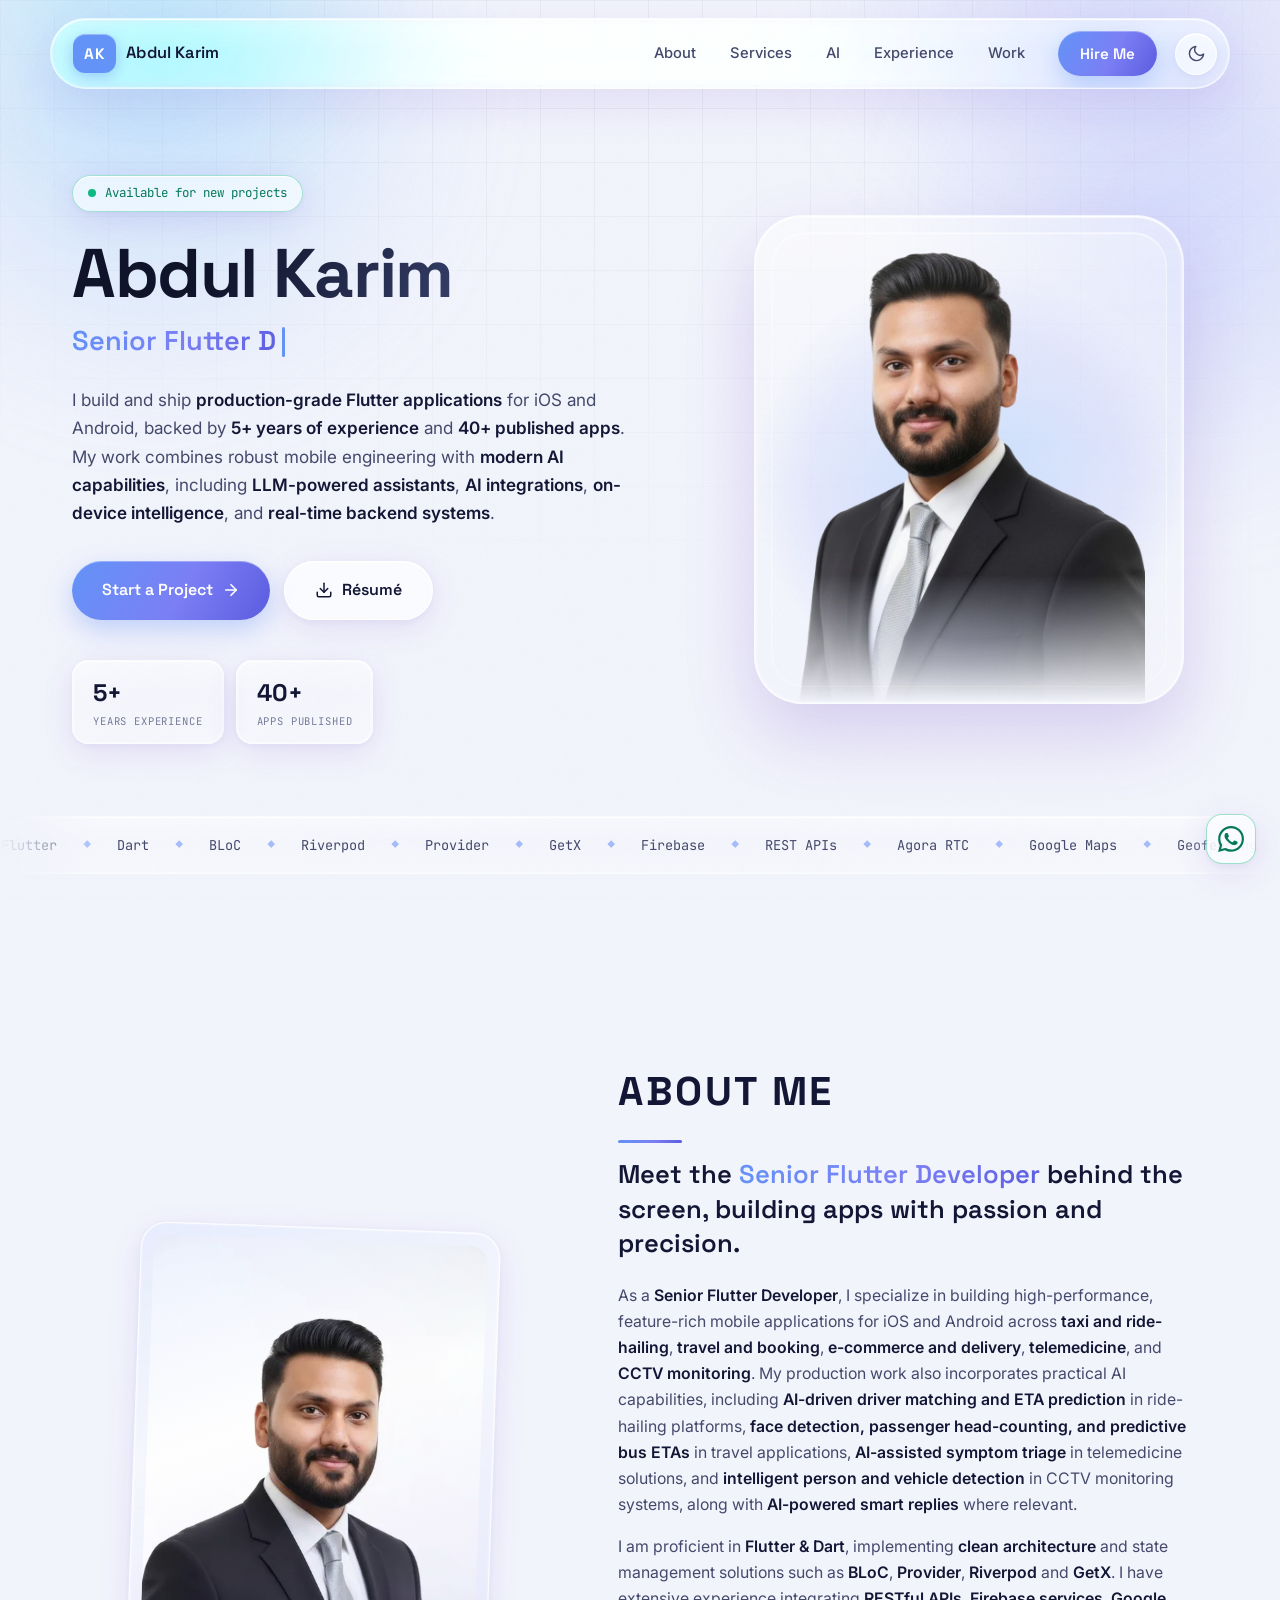
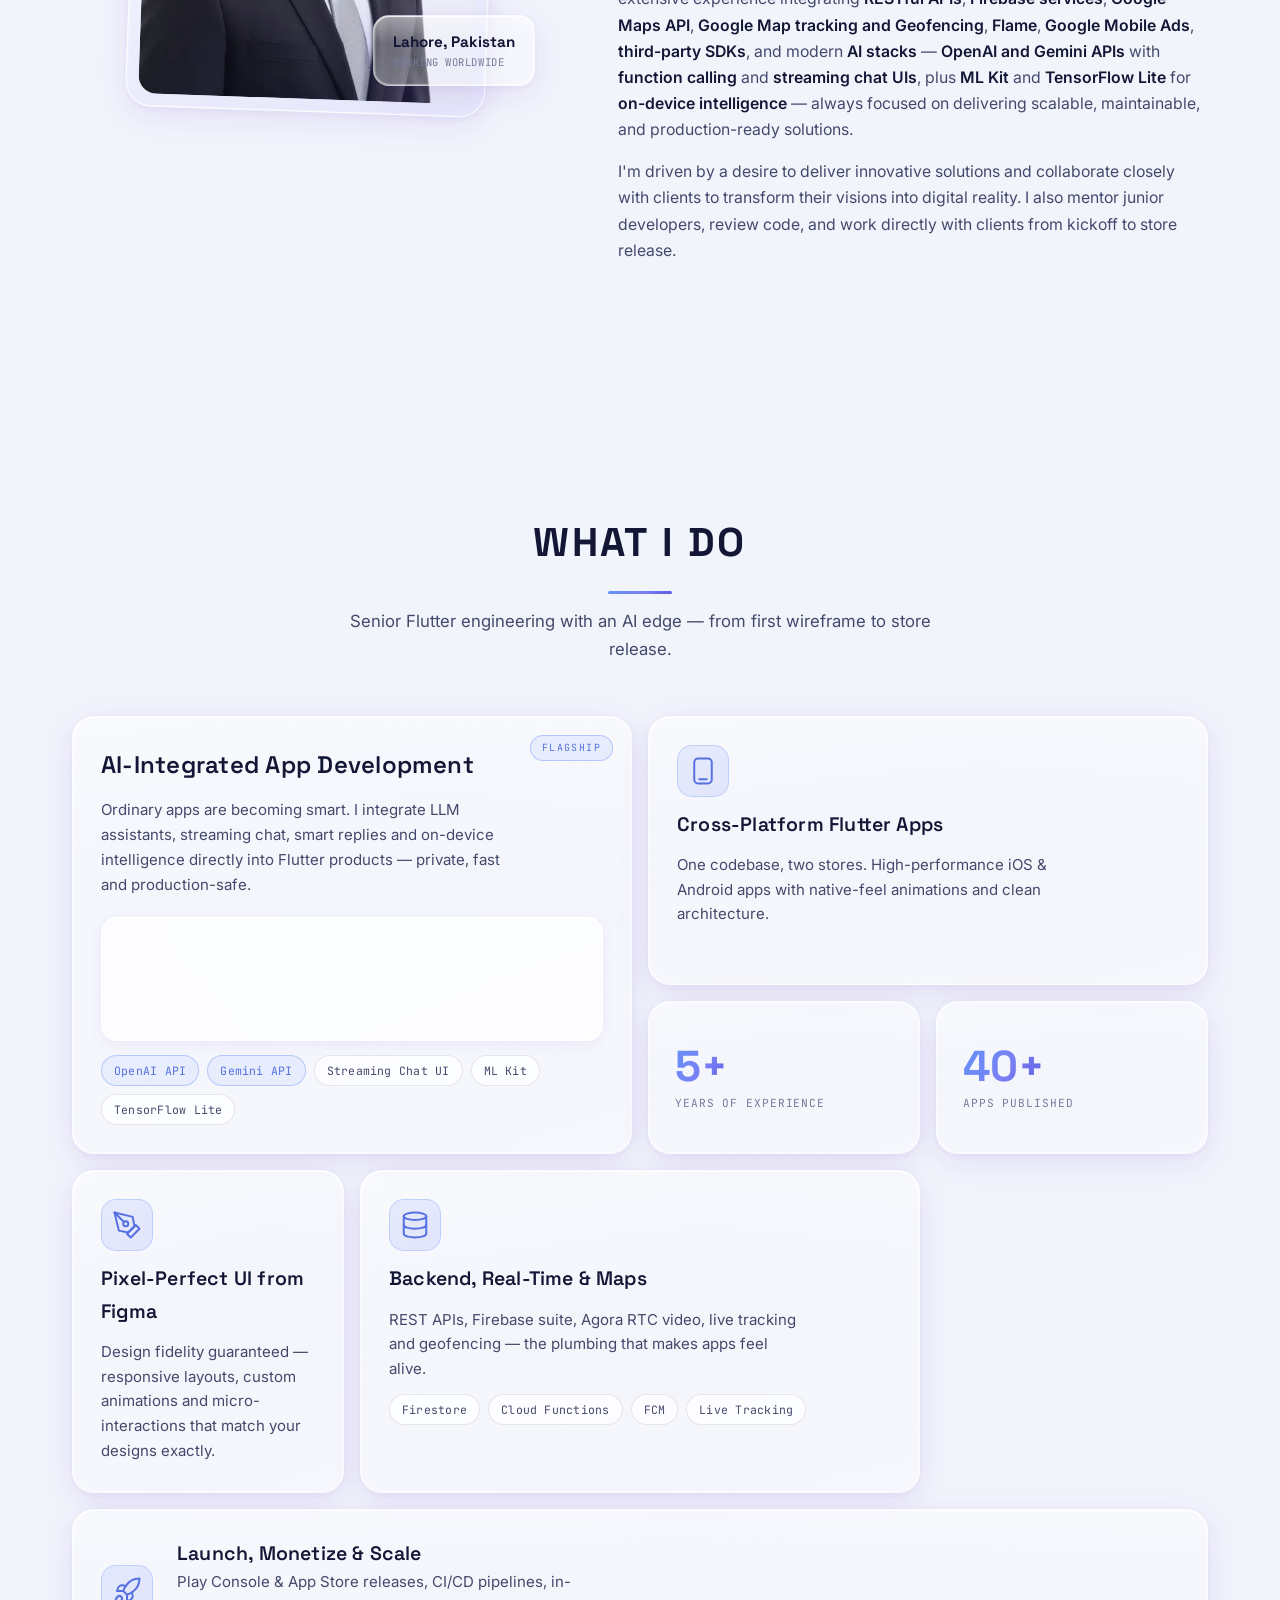
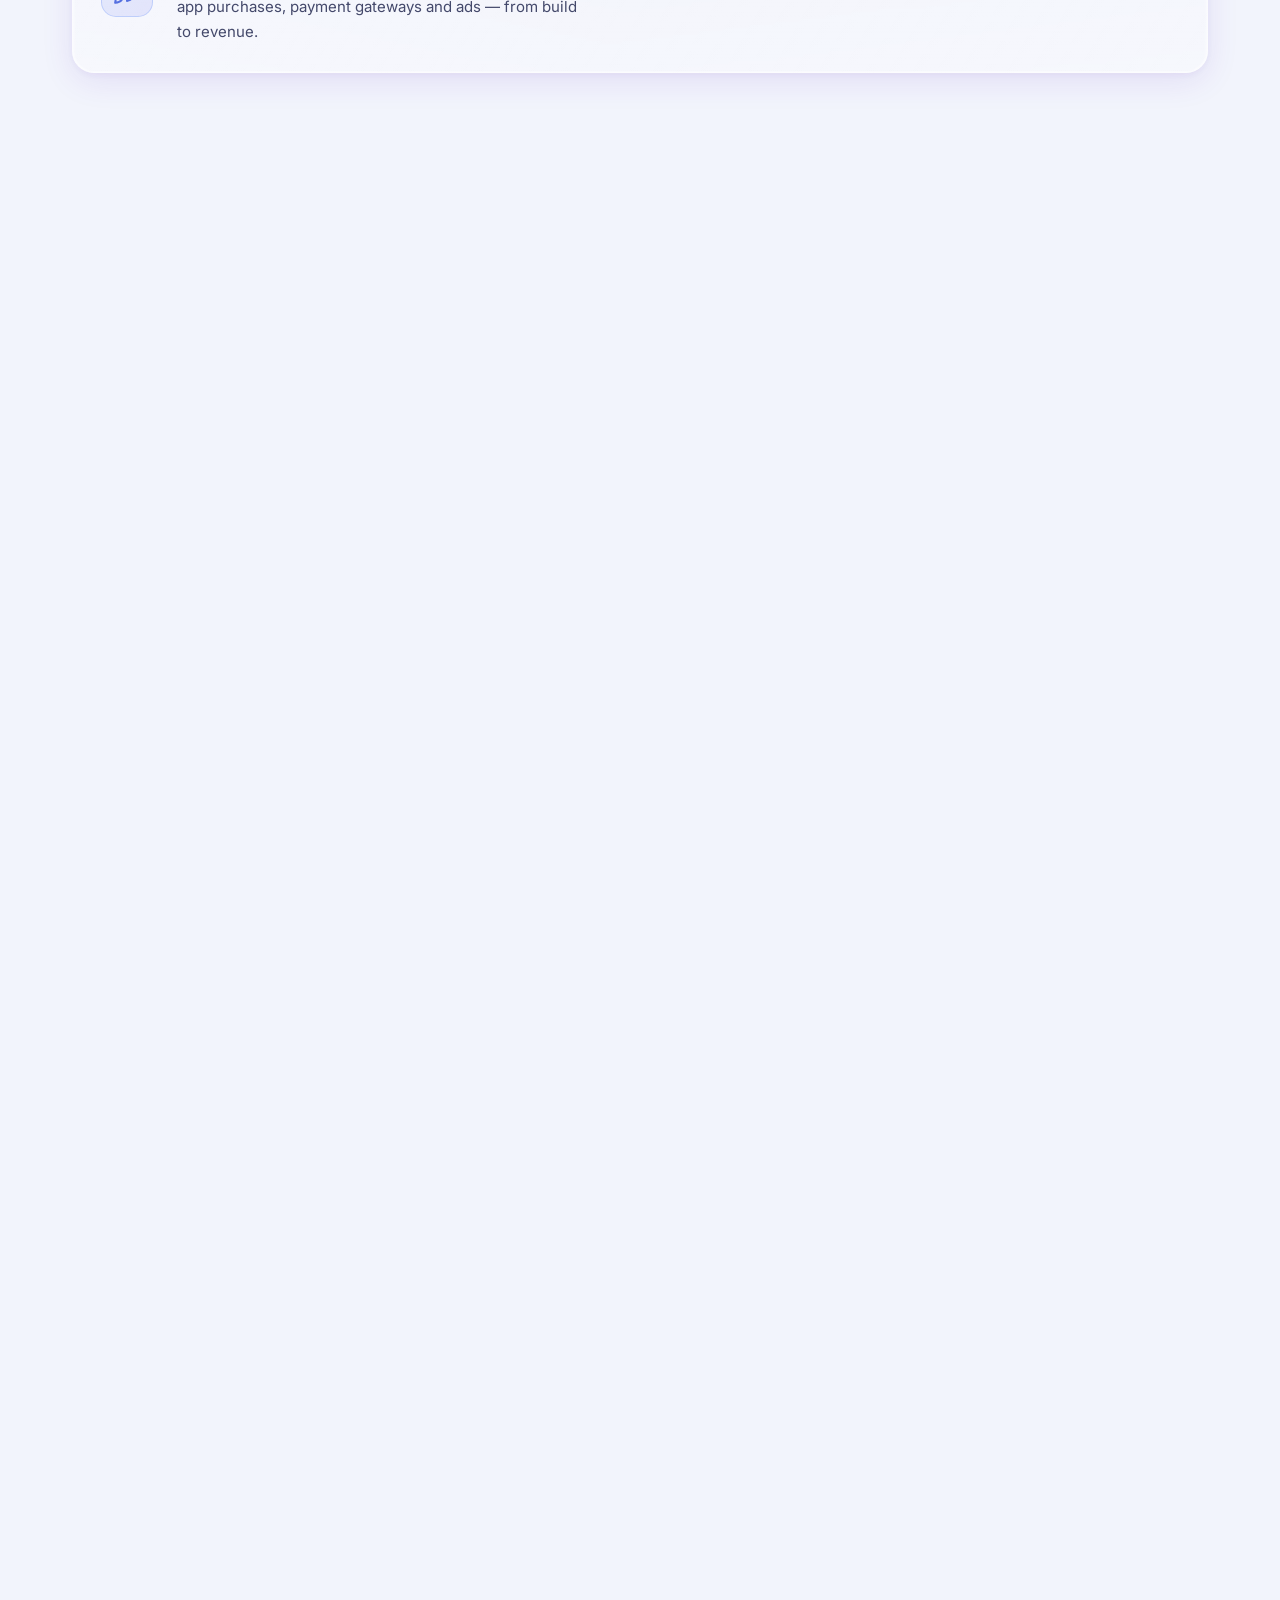
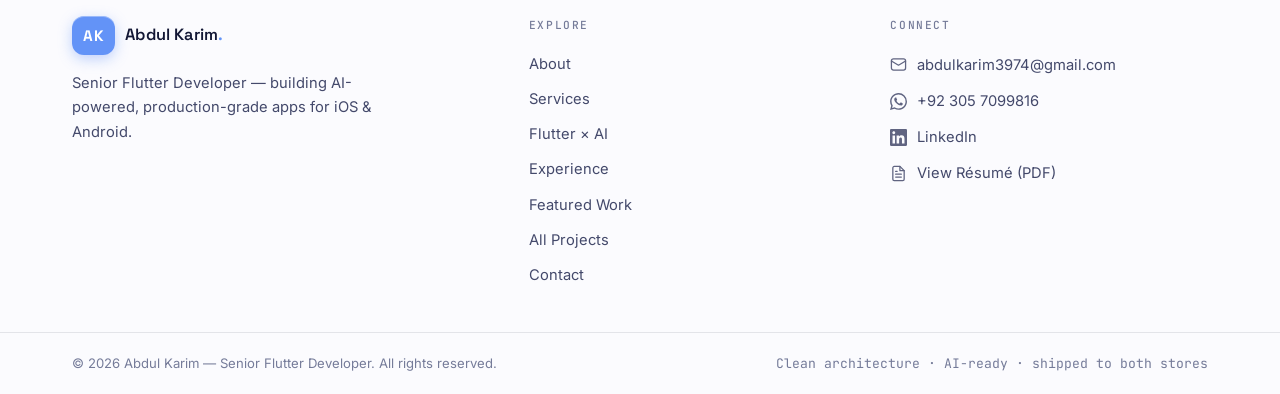
<file: index.html>
<!DOCTYPE html>
<html lang="en">
<head>
  <meta charset="UTF-8">
  <meta name="viewport" content="width=device-width, initial-scale=1.0">
  <title>Abdul Karim — Senior Flutter Developer | AI-Powered App Development</title>
  <meta name="description" content="Senior Flutter Developer with 5+ years and 40+ apps published for iOS & Android. High-performance cross-platform apps with clean architecture, real-time backends and AI integration">
  <meta name="theme-color" content="#f2f4fc">
  <link rel="icon" type="image/svg+xml" href="favicon.svg">
  <link rel="canonical" href="https://abdulkarim-portfolio.netlify.app/">

  <meta property="og:type" content="website">
  <meta property="og:title" content="Abdul Karim — Senior Flutter Developer | AI-Powered App Development">
  <meta property="og:description" content="5+ years, 40+ apps published. Cross-platform Flutter apps with clean architecture, real-time backends and AI integration.">
  <meta property="og:url" content="https://abdulkarim-portfolio.netlify.app/">
  <meta property="og:image" content="https://abdulkarim-portfolio.netlify.app/images/opt/og-preview.jpg">
  <meta property="og:image:width" content="1200">
  <meta property="og:image:height" content="566">
  <meta property="og:image:alt" content="Abdul Karim — Senior Flutter Developer | AI-Powered App Development">
  <meta name="twitter:card" content="summary_large_image">
  <meta name="twitter:title" content="Abdul Karim — Senior Flutter Developer | AI-Powered App Development">
  <meta name="twitter:description" content="40+ apps published. AI-integrated, clean architecture, shipped to both stores.">
  <meta name="twitter:image" content="https://abdulkarim-portfolio.netlify.app/images/opt/og-preview.jpg">

  <link rel="preconnect" href="https://fonts.googleapis.com">
  <link rel="preconnect" href="https://fonts.gstatic.com" crossorigin>
  <link href="https://fonts.googleapis.com/css2?family=Inter:wght@400;500;600&family=JetBrains+Mono:wght@400;500&family=Space+Grotesk:wght@500;600;700&display=swap" rel="stylesheet">
  <link rel="stylesheet" href="style.css">

  <script type="application/ld+json">
  {
    "@context": "https://schema.org",
    "@type": "Person",
    "name": "Abdul Karim",
    "jobTitle": "Senior Flutter Developer",
    "description": "Senior Flutter Developer building AI-integrated, cross-platform mobile apps for iOS and Android.",
    "email": "mailto:abdulkarim3974@gmail.com",
    "telephone": "+923057099816",
    "address": { "@type": "PostalAddress", "addressLocality": "Lahore", "addressCountry": "PK" },
    "url": "https://abdulkarim-portfolio.netlify.app/",
    "sameAs": ["https://www.linkedin.com/in/abdulkarim-developer"],
    "knowsAbout": ["Flutter", "Dart", "AI Integration", "Firebase", "Clean Architecture", "BLoC", "Riverpod"]
  }
  </script>
</head>
<body>

  <!-- ============ Animated light-glass background ============ -->
  <div class="bg-scene" aria-hidden="true">
    <div class="plx" data-depth="26"><div class="bg-blob bg-blob--1"></div></div>
    <div class="plx" data-depth="-34"><div class="bg-blob bg-blob--2"></div></div>
    <div class="plx" data-depth="18"><div class="bg-blob bg-blob--3"></div></div>
    <div class="plx" data-depth="-22"><div class="bg-blob bg-blob--4"></div></div>
    <div class="bg-grid"></div>
    <div class="bg-noise"></div>
  </div>
  <div class="scroll-progress" aria-hidden="true"><span id="progressBar"></span></div>

  <!-- ============ Header ============ -->
  <header class="header" id="header">
    <div class="container header__inner">
      <a href="#home" class="header__logo" aria-label="Abdul Karim — home">
        <span class="header__logo-mark">AK</span>
        <span class="header__logo-text">Abdul&nbsp;Karim</span> 
        <!-- <span class="header__logo-dot">.</span> -->
      </a>
      <nav class="header__nav" id="navMenu" aria-label="Primary">
        <span class="nav-glider" aria-hidden="true"></span>
        <a href="#about" class="header__link">About</a>
        <a href="#services" class="header__link">Services</a>
        <a href="#ai" class="header__link">AI</a>
        <a href="#experience" class="header__link">Experience</a>
        <a href="#work" class="header__link">Work</a>
        <a href="#contact" class="btn btn--primary header__nav-cta">Hire Me</a>
      </nav>
      <a href="#contact" class="btn btn--primary header__cta">Hire Me</a>
      <button class="theme-toggle" id="themeToggle" aria-label="Toggle dark mode" aria-pressed="false">
        <svg class="ic-moon" viewBox="0 0 24 24" fill="none" stroke="currentColor" stroke-width="1.8" stroke-linecap="round" stroke-linejoin="round" aria-hidden="true"><path d="M21 12.79A9 9 0 1 1 11.21 3 7 7 0 0 0 21 12.79z"/></svg>
        <svg class="ic-sun" viewBox="0 0 24 24" fill="none" stroke="currentColor" stroke-width="1.8" stroke-linecap="round" stroke-linejoin="round" aria-hidden="true"><circle cx="12" cy="12" r="4"/><path d="M12 2v2M12 20v2M4.93 4.93l1.41 1.41M17.66 17.66l1.41 1.41M2 12h2M20 12h2M4.93 19.07l1.41-1.41M17.66 6.34l1.41-1.41"/></svg>
      </button>
      <button class="header__menu-btn" id="menuBtn" aria-label="Toggle menu" aria-expanded="false">
        <span></span><span></span><span></span>
      </button>
    </div>
  </header>

  <main>
    <!-- ============ Hero ============ -->
    <section class="hero hero--v2" id="home">
      <div class="container hero__inner">
        <div class="hero__content">
          <div class="hero__badge" data-reveal>
            <span class="hero__badge-dot" aria-hidden="true"></span>
            Available for new projects
          </div>
          <h1 class="hero__heading" data-reveal style="--d:.08s">
            <span class="hero__title">Abdul Karim</span>
            <span class="hero__typing-row">
              <span class="hero__typing" id="typing" aria-live="polite">Senior Flutter Developer</span><span class="hero__caret" aria-hidden="true"></span>
            </span>
          </h1>
          <p class="hero__text" data-reveal style="--d:.16s">
            I build and ship <strong>production-grade Flutter applications</strong> for
            iOS and Android, backed by <strong>5+ years of experience</strong> and
            <strong>40+ published apps</strong>. My work combines robust mobile engineering with
            <strong>modern AI capabilities</strong>, including <strong>LLM-powered assistants</strong>,
            <strong>AI integrations</strong>, <strong>on-device intelligence</strong>, and
            <strong>real-time backend systems</strong>.
          </p>
          <div class="hero__actions" data-reveal style="--d:.24s">
            <a href="#contact" class="btn btn--primary btn--lg">
              Start a Project
              <svg width="18" height="18" viewBox="0 0 24 24" fill="none" stroke="currentColor" stroke-width="2.2" stroke-linecap="round" stroke-linejoin="round"><path d="M5 12h14"/><path d="m12 5 7 7-7 7"/></svg>
            </a>
            <a href="Abdul_Karim_Senior_AI_Powered_Flutter_Development_Resume.pdf" target="_blank" rel="noopener" class="btn btn--glass btn--lg">
              <svg width="18" height="18" viewBox="0 0 24 24" fill="none" stroke="currentColor" stroke-width="2" stroke-linecap="round" stroke-linejoin="round"><path d="M21 15v4a2 2 0 0 1-2 2H5a2 2 0 0 1-2-2v-4"/><polyline points="7 10 12 15 17 10"/><line x1="12" y1="15" x2="12" y2="3"/></svg>
              Résumé
            </a>
          </div>
          <dl class="hero__stats" data-reveal style="--d:.32s">
            <div class="hero__stat glass"><dt>Years experience</dt><dd><span data-count="5">0</span>+</dd></div>
            <div class="hero__stat glass"><dt>Apps published</dt><dd><span data-count="40">0</span>+</dd></div>
          </dl>
        </div>

        <div class="hv-visual" data-reveal style="--d:.18s">
          <div class="hv-glow" aria-hidden="true"></div>
          <div class="hv-card">
            <div class="hv-layer hv-layer--back" aria-hidden="true"></div>
            <img decoding="async" src="images/opt/hero.webp" alt="Abdul Karim — Senior Flutter Developer" class="hv-photo" width="770" height="1000" fetchpriority="high">
            <div class="hv-layer hv-layer--front" aria-hidden="true"></div>
          </div>
        </div>
      </div>

      <div class="marquee glass" aria-hidden="true">
        <div class="marquee__track">
          <span>Flutter</span><i>◆</i><span>Dart</span><i>◆</i><span>BLoC</span><i>◆</i><span>Riverpod</span><i>◆</i><span>Provider</span><i>◆</i><span>GetX</span><i>◆</i><span>Firebase</span><i>◆</i><span>REST APIs</span><i>◆</i><span>Agora RTC</span><i>◆</i><span>Google Maps</span><i>◆</i><span>Geofencing</span><i>◆</i><span>Flame</span><i>◆</i><span>Hive</span><i>◆</i><span>OpenAI API</span><i>◆</i><span>Gemini API</span><i>◆</i><span>ML Kit</span><i>◆</i><span>CI/CD</span><i>◆</i><span>In-App Purchases</span><i>◆</i>
          <span>Flutter</span><i>◆</i><span>Dart</span><i>◆</i><span>BLoC</span><i>◆</i><span>Riverpod</span><i>◆</i><span>Provider</span><i>◆</i><span>GetX</span><i>◆</i><span>Firebase</span><i>◆</i><span>REST APIs</span><i>◆</i><span>Agora RTC</span><i>◆</i><span>Google Maps</span><i>◆</i><span>Geofencing</span><i>◆</i><span>Flame</span><i>◆</i><span>Hive</span><i>◆</i><span>OpenAI API</span><i>◆</i><span>Gemini API</span><i>◆</i><span>ML Kit</span><i>◆</i><span>CI/CD</span><i>◆</i><span>In-App Purchases</span><i>◆</i>
        </div>
      </div>
    </section>

    <!-- ============ About ============ -->
    <section class="section about" id="about">
      <div class="container about__inner">
        <div class="about__visual" data-reveal>
          <div class="about__frame glass">
            <img decoding="async" src="images/opt/about.webp" alt="Abdul Karim" class="about__photo" width="466" height="640" loading="lazy">
          </div>
          <div class="about__badge glass" aria-hidden="true">
            <strong>Lahore, Pakistan</strong>
            <span>working worldwide</span>
          </div>
        </div>
        <div class="about__content" data-reveal style="--d:.1s">
          <h2 class="section-heading">ABOUT ME</h2>
          <h3 class="about__subheading">Meet the <span class="gradient-text">Senior Flutter Developer</span> behind the screen, building apps with passion and precision.</h3>
<p class="about__text">
  As a <strong>Senior Flutter Developer</strong>, I specialize in building high-performance,
  feature-rich mobile applications for iOS and Android across <strong>taxi and ride-hailing</strong>,
  <strong>travel and booking</strong>, <strong>e-commerce and delivery</strong>,
  <strong>telemedicine</strong>, and <strong>CCTV monitoring</strong>. My production work also
  incorporates practical AI capabilities, including <strong>AI-driven driver matching and ETA prediction</strong>
  in ride-hailing platforms, <strong>face detection, passenger head-counting, and predictive bus ETAs</strong>
  in travel applications, <strong>AI-assisted symptom triage</strong> in telemedicine solutions,
  and <strong>intelligent person and vehicle detection</strong> in CCTV monitoring systems,
  along with <strong>AI-powered smart replies</strong> where relevant.
</p>
          <p class="about__text">
            I am proficient in <strong>Flutter &amp; Dart</strong>, implementing <strong>clean architecture</strong> and
            state management solutions such as <strong>BLoC</strong>, <strong>Provider</strong>, <strong>Riverpod</strong> and
            <strong>GetX</strong>. I have extensive experience integrating <strong>RESTful APIs</strong>,
            <strong>Firebase services</strong>, <strong>Google Maps API</strong>, <strong>Google Map tracking and Geofencing</strong>,
            <strong>Flame</strong>, <strong>Google Mobile Ads</strong>, <strong>third-party SDKs</strong>, and modern
            <strong>AI stacks</strong> — <strong>OpenAI and Gemini APIs</strong> with <strong>function calling</strong> and
            <strong>streaming chat UIs</strong>, plus <strong>ML Kit</strong> and <strong>TensorFlow Lite</strong> for
            <strong>on-device intelligence</strong> — always focused on delivering scalable, maintainable, and
            production-ready solutions.
          </p>
          <p class="about__text">
            I'm driven by a desire to deliver innovative solutions and collaborate closely with clients
            to transform their visions into digital reality. I also mentor junior developers, review code,
            and work directly with clients from kickoff to store release.
          </p>
        </div>
      </div>
    </section>

    <!-- ============ Services bento ============ -->
    <section class="section services" id="services">
      <div class="container">
        <h2 class="section-heading section-heading--centered" data-reveal>WHAT I DO</h2>
        <p class="section-subheading section-subheading--centered" data-reveal style="--d:.06s">
          Senior Flutter engineering with an AI edge — from first wireframe to store release.
        </p>

        <div class="bento">
          <article class="bento__tile bento__tile--ai glass tilt" data-reveal>
            <span class="bento__tag">Flagship</span>
            <h3 class="bento__title">AI-Integrated App Development</h3>
            <p class="bento__desc">Ordinary apps are becoming smart. I integrate LLM assistants, streaming chat, smart replies and on-device intelligence directly into Flutter products — private, fast and production-safe.</p>
            <div class="ai-demo" aria-hidden="true">
              <div class="ai-demo__msg ai-demo__msg--user">Summarize today's orders</div>
              <div class="ai-demo__msg ai-demo__msg--bot">
                <span class="ai-demo__dots"><i></i><i></i><i></i></span>
                <span class="ai-demo__reply">32 orders · 4 delayed · suggest rerouting 2 drivers</span>
              </div>
            </div>
            <div class="pill-row">
              <span class="pill pill--accent">OpenAI API</span><span class="pill pill--accent">Gemini API</span><span class="pill">Streaming Chat UI</span><span class="pill">ML Kit</span><span class="pill">TensorFlow Lite</span>
            </div>
          </article>

          <article class="bento__tile glass tilt" data-reveal style="--d:.06s">
            <div class="bento__icon" aria-hidden="true">
              <svg width="30" height="30" viewBox="0 0 24 24" fill="none" stroke="currentColor" stroke-width="1.6" stroke-linecap="round" stroke-linejoin="round"><rect x="5" y="2" width="14" height="20" rx="3"/><line x1="9" y1="18.5" x2="15" y2="18.5"/></svg>
            </div>
            <h3 class="bento__title">Cross-Platform Flutter Apps</h3>
            <p class="bento__desc">One codebase, two stores. High-performance iOS &amp; Android apps with native-feel animations and clean architecture.</p>
          </article>

          <article class="bento__tile bento__tile--stat glass tilt" data-reveal style="--d:.12s">
            <span class="bento__stat-num"><span data-count="5">0</span>+</span>
            <span class="bento__stat-label">Years of experience</span>
          </article>

          <article class="bento__tile bento__tile--stat glass tilt" data-reveal style="--d:.18s">
            <span class="bento__stat-num"><span data-count="40">0</span>+</span>
            <span class="bento__stat-label">Apps published</span>
          </article>

          <article class="bento__tile glass tilt" data-reveal style="--d:.1s">
            <div class="bento__icon" aria-hidden="true">
              <svg width="30" height="30" viewBox="0 0 24 24" fill="none" stroke="currentColor" stroke-width="1.6" stroke-linecap="round" stroke-linejoin="round"><path d="M12 19l7-7 3 3-7 7-3-3z"/><path d="M18 13l-1.5-7.5L2 2l3.5 14.5L13 18l5-5z"/><path d="M2 2l7.586 7.586"/><circle cx="11" cy="11" r="2"/></svg>
            </div>
            <h3 class="bento__title">Pixel-Perfect UI from Figma</h3>
            <p class="bento__desc">Design fidelity guaranteed — responsive layouts, custom animations and micro-interactions that match your designs exactly.</p>
          </article>

          <article class="bento__tile bento__tile--wide glass tilt" data-reveal style="--d:.16s">
            <div class="bento__icon" aria-hidden="true">
              <svg width="30" height="30" viewBox="0 0 24 24" fill="none" stroke="currentColor" stroke-width="1.6" stroke-linecap="round" stroke-linejoin="round"><ellipse cx="12" cy="5" rx="9" ry="3"/><path d="M21 12c0 1.66-4 3-9 3s-9-1.34-9-3"/><path d="M3 5v14c0 1.66 4 3 9 3s9-1.34 9-3V5"/></svg>
            </div>
            <h3 class="bento__title">Backend, Real-Time &amp; Maps</h3>
            <p class="bento__desc">REST APIs, Firebase suite, Agora RTC video, live tracking and geofencing — the plumbing that makes apps feel alive.</p>
            <div class="pill-row">
              <span class="pill">Firestore</span><span class="pill">Cloud Functions</span><span class="pill">FCM</span><span class="pill">Live Tracking</span>
            </div>
          </article>

          <article class="bento__tile bento__tile--wide bento__tile--last glass tilt" data-reveal style="--d:.26s">
            <div class="bento__icon" aria-hidden="true">
              <svg width="30" height="30" viewBox="0 0 24 24" fill="none" stroke="currentColor" stroke-width="1.6" stroke-linecap="round" stroke-linejoin="round"><path d="M4.5 16.5c-1.5 1.26-2 5-2 5s3.74-.5 5-2c.71-.84.7-2.13-.09-2.91a2.18 2.18 0 0 0-2.91-.09z"/><path d="m12 15-3-3a22 22 0 0 1 2-3.95A12.88 12.88 0 0 1 22 2c0 2.72-.78 7.5-6 11a22.35 22.35 0 0 1-4 2z"/><path d="M9 12H4s.55-3.03 2-4c1.62-1.08 5 0 5 0"/><path d="M12 15v5s3.03-.55 4-2c1.08-1.62 0-5 0-5"/></svg>
            </div>
            <div class="bento__tile-body">
              <h3 class="bento__title">Launch, Monetize &amp; Scale</h3>
              <p class="bento__desc">Play Console &amp; App Store releases, CI/CD pipelines, in-app purchases, payment gateways and ads — from build to revenue.</p>
            </div>
          </article>
        </div>
      </div>
    </section>

    <!-- ============ AI spotlight ============ -->
    <section class="section ai" id="ai">
      <div class="container">
        <h2 class="section-heading section-heading--centered" data-reveal>FLUTTER × AI</h2>
        <p class="section-subheading section-subheading--centered" data-reveal style="--d:.06s">
          The market is moving from reactive screens to intelligent products. I build both halves of that shift.
        </p>
        <div class="ai__grid">
          <article class="ai__card glass tilt" data-reveal>
            <div class="ai__card-icon" aria-hidden="true">
              <svg width="26" height="26" viewBox="0 0 24 24" fill="none" stroke="currentColor" stroke-width="1.7" stroke-linecap="round" stroke-linejoin="round"><path d="M21 15a2 2 0 0 1-2 2H7l-4 4V5a2 2 0 0 1 2-2h14a2 2 0 0 1 2 2z"/><path d="M8 9h8"/><path d="M8 13h5"/></svg>
            </div>
            <h3>AI Chat &amp; Copilots</h3>
            <p>In-app assistants powered by OpenAI, Gemini or Claude APIs — streaming responses, conversation memory, voice input and graceful offline states, built in Flutter. Live in products like Clodocs (AI symptom triage) and Fillao (AI smart replies).</p>
          </article>
          <article class="ai__card glass tilt" data-reveal style="--d:.08s">
            <div class="ai__card-icon" aria-hidden="true">
              <svg width="26" height="26" viewBox="0 0 24 24" fill="none" stroke="currentColor" stroke-width="1.7" stroke-linecap="round" stroke-linejoin="round"><rect x="4" y="4" width="16" height="16" rx="3"/><path d="M9 9h6v6H9z"/><path d="M9 2v2"/><path d="M15 2v2"/><path d="M9 20v2"/><path d="M15 20v2"/><path d="M2 9h2"/><path d="M2 15h2"/><path d="M20 9h2"/><path d="M20 15h2"/></svg>
            </div>
            <h3>On-Device Intelligence</h3>
            <p>Private, low-latency features with ML Kit and TensorFlow Lite — text recognition, speech-to-text, image classification and smart recommendations that run offline. Powering person &amp; vehicle detection in Flynet Security and face-detection boarding head-counts in Safrly.</p>
          </article>
          <article class="ai__card glass tilt" data-reveal style="--d:.16s">
            <div class="ai__card-icon" aria-hidden="true">
              <svg width="26" height="26" viewBox="0 0 24 24" fill="none" stroke="currentColor" stroke-width="1.7" stroke-linecap="round" stroke-linejoin="round"><path d="m12 3-1.912 5.813a2 2 0 0 1-1.275 1.275L3 12l5.813 1.912a2 2 0 0 1 1.275 1.275L12 21l1.912-5.813a2 2 0 0 1 1.275-1.275L21 12l-5.813-1.912a2 2 0 0 1-1.275-1.275L12 3Z"/></svg>
            </div>
            <h3>AI-Accelerated Delivery</h3>
            <p>I use AI tooling across my own workflow — design-to-code scaffolding, generated test coverage and smarter debugging — shipping cleaner apps in less time.</p>
          </article>
        </div>
        <div class="process" data-reveal>
          <div class="process__step glass"><span>01</span><strong>Discover</strong><em>requirements, users, success metrics</em></div>
          <div class="process__arrow" aria-hidden="true">→</div>
          <div class="process__step glass"><span>02</span><strong>Architect</strong><em>clean, scalable structure</em></div>
          <div class="process__arrow" aria-hidden="true">→</div>
          <div class="process__step glass"><span>03</span><strong>Build &amp; Integrate</strong><em>Flutter, APIs, AI features</em></div>
          <div class="process__arrow" aria-hidden="true">→</div>
          <div class="process__step glass"><span>04</span><strong>Launch &amp; Scale</strong><em>store release, CI/CD, monitoring</em></div>
        </div>
      </div>
    </section>

    <!-- ============ Skills ============ -->
    <section class="section skills" id="skills">
      <div class="container">
        <h2 class="section-heading section-heading--centered" data-reveal>TECHNOLOGY STACK</h2>
        <p class="section-subheading section-subheading--centered" data-reveal style="--d:.06s">
          Tools I use daily to take products from idea to store.
        </p>
        <div class="skills__grid">
          <article class="skills__card glass tilt" data-reveal>
            <h3 class="skills__cat">Core Mobile</h3>
            <div class="pill-row">
              <span class="pill pill--accent">Flutter</span><span class="pill">Dart</span><span class="pill">Android Native</span><span class="pill">Java</span><span class="pill">Kotlin</span><span class="pill">Flame</span>
            </div>
          </article>
          <article class="skills__card glass tilt" data-reveal style="--d:.05s">
            <h3 class="skills__cat">Architecture &amp; State</h3>
            <div class="pill-row">
              <span class="pill pill--accent">BLoC</span><span class="pill">Riverpod</span><span class="pill">Provider</span><span class="pill">GetX</span><span class="pill">Clean Architecture</span><span class="pill">MVC</span>
            </div>
          </article>
          <article class="skills__card glass tilt" data-reveal style="--d:.1s">
            <h3 class="skills__cat">Backend &amp; Real-Time</h3>
            <div class="pill-row">
              <span class="pill pill--accent">Firebase</span><span class="pill">REST APIs</span><span class="pill">WebSockets</span><span class="pill">Agora RTC</span><span class="pill">Cloud Functions</span><span class="pill">FCM</span>
            </div>
          </article>
          <article class="skills__card glass tilt" data-reveal style="--d:.15s">
            <h3 class="skills__cat">AI &amp; ML Integration</h3>
            <div class="pill-row">
              <span class="pill pill--accent">OpenAI API</span><span class="pill">Gemini API</span><span class="pill">Streaming Chat UI</span><span class="pill">Function Calling</span><span class="pill">ML Kit</span><span class="pill">TensorFlow Lite</span><span class="pill">Speech-to-Text</span>
            </div>
          </article>
          <article class="skills__card glass tilt" data-reveal style="--d:.2s">
            <h3 class="skills__cat">Testing &amp; Quality</h3>
            <div class="pill-row">
              <span class="pill pill--accent">Unit &amp; Widget Tests</span><span class="pill">Integration Tests</span><span class="pill">mockito</span><span class="pill">DevTools Profiling</span><span class="pill">Code Review</span>
            </div>
          </article>
          <article class="skills__card glass tilt" data-reveal style="--d:.25s">
            <h3 class="skills__cat">CI/CD &amp; Release</h3>
            <div class="pill-row">
              <span class="pill pill--accent">GitHub Actions</span><span class="pill">Codemagic</span><span class="pill">Fastlane</span><span class="pill">Play Console</span><span class="pill">App Store Connect</span>
            </div>
          </article>
          <article class="skills__card glass tilt" data-reveal style="--d:.3s">
            <h3 class="skills__cat">Data &amp; Codegen</h3>
            <div class="pill-row">
              <span class="pill pill--accent">Hive</span><span class="pill">Realm</span><span class="pill">Drift / SQLite</span><span class="pill">freezed</span><span class="pill">json_serializable</span><span class="pill">get_it · injectable</span>
            </div>
          </article>
          <article class="skills__card glass tilt" data-reveal style="--d:.35s">
            <h3 class="skills__cat">Maps, Money &amp; Ops</h3>
            <div class="pill-row">
              <span class="pill pill--accent">Google Maps</span><span class="pill">Geofencing</span><span class="pill">In-App Purchases</span><span class="pill">Payment Gateways</span><span class="pill">Google Mobile Ads</span><span class="pill">Localization (i18n)</span><span class="pill">Crashlytics · Sentry</span>
            </div>
          </article>
        </div>
      </div>
    </section>

    <!-- ============ Experience ============ -->
    <section class="section experience" id="experience">
      <div class="container">
        <h2 class="section-heading section-heading--centered" data-reveal>EXPERIENCE</h2>
        <p class="section-subheading section-subheading--centered" data-reveal style="--d:.06s">
          Five years of shipping — from native Android to AI-era Flutter.
        </p>
        <ol class="timeline">
          <li class="timeline__item" data-reveal>
            <div class="timeline__meta">
              <span class="timeline__when">Oct 2025 — Present</span>
              <span class="timeline__where">A2Z Innovation</span>
            </div>
            <div class="timeline__card glass">
              <h3 class="timeline__role">Senior Flutter Developer</h3>
              <p class="timeline__desc">Building complex mobile workflows across <strong>Safrly</strong> (Parent &amp; Driver school transport, Saudi Arabia), <strong>Thardi</strong> (User &amp; Driver cargo logistics), a travel &amp; booking app and <strong>Flynet Security</strong> — shipping on-device AI into production: person &amp; vehicle detection in Flynet (TensorFlow Lite) and ML Kit boarding head-counts with AI-predicted bus ETAs in Safrly, on BLoC, REST APIs, Firebase and FCM at production scale.</p>
              <div class="pill-row"><span class="pill">Flutter</span><span class="pill">BLoC</span><span class="pill">Firebase</span><span class="pill pill--accent">TensorFlow Lite</span><span class="pill">ML Kit</span></div>
            </div>
          </li>
          <li class="timeline__item" data-reveal style="--d:.06s">
            <div class="timeline__meta">
              <span class="timeline__when">May 2023 — Sep 2025</span>
              <span class="timeline__where">CodePul</span>
            </div>
            <div class="timeline__card glass">
              <h3 class="timeline__role">Senior Flutter Developer</h3>
              <p class="timeline__desc">Shipped large-scale Flutter releases across the <strong>Clust</strong> ride-hailing platform (Driver &amp; Customer), <strong>KollySM</strong> e-commerce &amp; delivery, <strong>Clodocs</strong> telemedicine and <strong>Fillao</strong> — with AI built into the products: AI driver matching &amp; ETA prediction in Clust, recommendations in KollySM, symptom triage in Clodocs and smart replies in Fillao — using BLoC, Provider, Riverpod and GetX.</p>
              <div class="pill-row"><span class="pill">Flutter</span><span class="pill pill--accent">AI Features</span><span class="pill">Riverpod</span><span class="pill">GetX</span><span class="pill">Google Maps</span></div>
            </div>
          </li>
          <li class="timeline__item" data-reveal style="--d:.12s">
            <div class="timeline__meta">
              <span class="timeline__when">May 2021 — Apr 2023</span>
              <span class="timeline__where">CAS — Center for Advance Solutions</span>
            </div>
            <div class="timeline__card glass">
              <h3 class="timeline__role">Flutter Developer</h3>
              <p class="timeline__desc">Led Flutter development with scalable architecture across <strong>Mehar's Kitchen</strong>, <strong>CAS ELMS</strong> and <strong>Invitor</strong>; integrated Firebase, REST APIs and payment gateways; mentored junior developers and ran code reviews.</p>
              <div class="pill-row"><span class="pill">Flutter</span><span class="pill">Provider</span><span class="pill">Payments</span><span class="pill">Mentoring</span></div>
            </div>
          </li>
          <li class="timeline__item" data-reveal style="--d:.18s">
            <div class="timeline__meta">
              <span class="timeline__when">Jun 2020 — Apr 2021</span>
              <span class="timeline__where">CAS — Center for Advance Solutions</span>
            </div>
            <div class="timeline__card glass">
              <h3 class="timeline__role">Android Developer</h3>
              <p class="timeline__desc">Built native Android apps in <strong>Java and Kotlin</strong> — UI, API integration and Google Play releases — before transitioning to Flutter for cross-platform delivery.</p>
              <div class="pill-row"><span class="pill">Java</span><span class="pill">Kotlin</span><span class="pill">Android SDK</span></div>
            </div>
          </li>
        </ol>
      </div>
    </section>

    <!-- ============ Featured work (slideshows) ============ -->
    <section class="section work" id="work">
      <div class="container">
        <h2 class="section-heading section-heading--centered" data-reveal>FEATURED WORK</h2>
        <p class="section-subheading section-subheading--centered" data-reveal style="--d:.06s">
          Flagship products — real screens, real users, real metrics.
        </p>

        <!-- Clust -->
        <article class="featured" data-reveal>
          <div class="featured__visual">
            <div class="showcase" data-interval="4400">
              <div class="showcase__frame glass">
                <img decoding="async" srcset="images/showcase/clust_s1.webp 1600w, images/showcase/clust_s1-m.webp 800w" sizes="(max-width: 768px) 92vw, 620px" src="images/showcase/clust_s1.webp" alt="Clust Customer — one-tap booking showcase" class="showcase__slide is-active" loading="lazy" width="1600" height="1000">
                <img decoding="async" srcset="images/showcase/clust_s2.webp 1600w, images/showcase/clust_s2-m.webp 800w" sizes="(max-width: 768px) 92vw, 620px" src="images/showcase/clust_s2.webp" alt="Clust Driver — trips and earnings showcase" class="showcase__slide" loading="lazy" width="1600" height="1000">
                <img decoding="async" srcset="images/showcase/clust_s3.webp 1600w, images/showcase/clust_s3-m.webp 800w" sizes="(max-width: 768px) 92vw, 620px" src="images/showcase/clust_s3.webp" alt="Clust — customer and driver apps together" class="showcase__slide" loading="lazy" width="1600" height="1000">
                <button class="showcase__arrow showcase__arrow--prev" type="button" aria-label="Previous slide">
                  <svg width="20" height="20" viewBox="0 0 24 24" fill="none" stroke="currentColor" stroke-width="2.4" stroke-linecap="round" stroke-linejoin="round"><path d="m15 18-6-6 6-6"/></svg>
                </button>
                <button class="showcase__arrow showcase__arrow--next" type="button" aria-label="Next slide">
                  <svg width="20" height="20" viewBox="0 0 24 24" fill="none" stroke="currentColor" stroke-width="2.4" stroke-linecap="round" stroke-linejoin="round"><path d="m9 18 6-6-6-6"/></svg>
                </button>
              </div>
              <div class="showcase__dots" role="tablist" aria-label="Clust slides"></div>
            </div>
          </div>
          <div class="featured__content">
            <span class="featured__kicker">Ride-hailing · Albania</span>
            <h3 class="featured__title">Clust — Driver &amp; Customer</h3>
            
            <p class="featured__desc">Albania's ride-hailing platform, end to end: a passenger app that feels instant from request to arrival — one-tap booking, AI-matched drivers with predicted ETAs, fare estimates, live tracking, in-app chat — and a driver app with AI ride dispatch, navigation and daily earnings. Serving riders across Tirana, Durës, Vlorë and Sarandë.</p>
            <div class="pill-row">
              <span class="pill pill--accent">Flutter</span><span class="pill pill--accent">AI Matching</span><span class="pill">ETA Prediction</span><span class="pill">Firebase</span><span class="pill">Google Maps</span><span class="pill">Realtime DB</span>
            </div>
            <div class="store-row">
              <a href="https://play.google.com/store/apps/details?id=com.clust.customer&hl=en" class="store-btn" target="_blank" rel="noopener noreferrer" aria-label="Clust Customer on Google Play">
                <svg class="store-btn__icon" viewBox="0 0 24 24" aria-hidden="true"><path d="M3 20.5V3.5c0-.8.9-1.3 1.5-.9l14.2 8.5c.7.4.7 1.4 0 1.8L4.5 21.4c-.6.4-1.5-.1-1.5-.9z"/></svg>
                <span class="store-btn__text"><span class="store-btn__label">Customer · Get it on</span><span class="store-btn__name">Google Play</span></span>
              </a>
              <a href="https://apps.apple.com/us/app/clust-app-taxi-app/id6475237375" class="store-btn" target="_blank" rel="noopener noreferrer" aria-label="Clust Customer on the App Store">
                <svg class="store-btn__icon store-btn__icon--apple" viewBox="0 0 24 24" aria-hidden="true"><path d="M18.71 19.5c-.83 1.24-1.71 2.45-3.05 2.47-1.34.03-1.77-.79-3.29-.79-1.53 0-2 .77-3.27.82-1.31.05-2.3-1.32-3.14-2.53C4.25 16.7 2.94 11.82 4.7 8.55c.87-1.66 2.43-2.71 4.12-2.74 1.28-.03 2.5.87 3.29.87.78 0 2.26-1.07 3.81-.91.65.03 2.47.26 3.64 1.98-.09.06-2.17 1.28-2.15 3.81.03 3.02 2.65 4.03 2.68 4.04-.03.07-.42 1.44-1.38 2.9M13 3.5c.73-.83 1.94-1.46 2.94-1.5.13 1.17-.34 2.35-1.04 3.19-.69.85-1.83 1.51-2.95 1.42-.15-1.15.41-2.35 1.05-3.11z"/></svg>
                <span class="store-btn__text"><span class="store-btn__label">Customer · Download on</span><span class="store-btn__name">App Store</span></span>
              </a>
              <a href="https://play.google.com/store/apps/details?id=com.clust.driver&hl=en" class="store-btn" target="_blank" rel="noopener noreferrer" aria-label="Clust Driver on Google Play">
                <svg class="store-btn__icon" viewBox="0 0 24 24" aria-hidden="true"><path d="M3 20.5V3.5c0-.8.9-1.3 1.5-.9l14.2 8.5c.7.4.7 1.4 0 1.8L4.5 21.4c-.6.4-1.5-.1-1.5-.9z"/></svg>
                <span class="store-btn__text"><span class="store-btn__label">Driver · Get it on</span><span class="store-btn__name">Google Play</span></span>
              </a>
              <a href="https://apps.apple.com/us/app/clust-driver/id6475630032" class="store-btn" target="_blank" rel="noopener noreferrer" aria-label="Clust Driver on the App Store">
                <svg class="store-btn__icon store-btn__icon--apple" viewBox="0 0 24 24" aria-hidden="true"><path d="M18.71 19.5c-.83 1.24-1.71 2.45-3.05 2.47-1.34.03-1.77-.79-3.29-.79-1.53 0-2 .77-3.27.82-1.31.05-2.3-1.32-3.14-2.53C4.25 16.7 2.94 11.82 4.7 8.55c.87-1.66 2.43-2.71 4.12-2.74 1.28-.03 2.5.87 3.29.87.78 0 2.26-1.07 3.81-.91.65.03 2.47.26 3.64 1.98-.09.06-2.17 1.28-2.15 3.81.03 3.02 2.65 4.03 2.68 4.04-.03.07-.42 1.44-1.38 2.9M13 3.5c.73-.83 1.94-1.46 2.94-1.5.13 1.17-.34 2.35-1.04 3.19-.69.85-1.83 1.51-2.95 1.42-.15-1.15.41-2.35 1.05-3.11z"/></svg>
                <span class="store-btn__text"><span class="store-btn__label">Driver · Download on</span><span class="store-btn__name">App Store</span></span>
              </a>
            </div>
          </div>
        </article>

        <!-- Flynet -->
        <article class="featured featured--flip" data-reveal>
          <div class="featured__visual">
            <div class="showcase" data-interval="4400">
              <div class="showcase__frame glass">
                <img decoding="async" srcset="images/showcase/flynet_s1.webp 1600w, images/showcase/flynet_s1-m.webp 800w" sizes="(max-width: 768px) 92vw, 620px" src="images/showcase/flynet_s1.webp" alt="Flynet Security — live camera streams showcase" class="showcase__slide is-active" loading="lazy" width="1600" height="1000">
                <img decoding="async" srcset="images/showcase/flynet_s2.webp 1600w, images/showcase/flynet_s2-m.webp 800w" sizes="(max-width: 768px) 92vw, 620px" src="images/showcase/flynet_s2.webp" alt="Flynet Security — 24/7 monitoring showcase" class="showcase__slide" loading="lazy" width="1600" height="1000">
                <img decoding="async" srcset="images/showcase/flynet_s3.webp 1600w, images/showcase/flynet_s3-m.webp 800w" sizes="(max-width: 768px) 92vw, 620px" src="images/showcase/flynet_s3.webp" alt="Flynet Security — every camera in one app showcase" class="showcase__slide" loading="lazy" width="1600" height="1000">
                <button class="showcase__arrow showcase__arrow--prev" type="button" aria-label="Previous slide">
                  <svg width="20" height="20" viewBox="0 0 24 24" fill="none" stroke="currentColor" stroke-width="2.4" stroke-linecap="round" stroke-linejoin="round"><path d="m15 18-6-6 6-6"/></svg>
                </button>
                <button class="showcase__arrow showcase__arrow--next" type="button" aria-label="Next slide">
                  <svg width="20" height="20" viewBox="0 0 24 24" fill="none" stroke="currentColor" stroke-width="2.4" stroke-linecap="round" stroke-linejoin="round"><path d="m9 18 6-6-6-6"/></svg>
                </button>
              </div>
              <div class="showcase__dots" role="tablist" aria-label="Flynet slides"></div>
            </div>
          </div>
          <div class="featured__content">
            <span class="featured__kicker">Enterprise Security</span>
            <h3 class="featured__title">Flynet Security</h3>
            <span class="metric-badge">
              <svg width="15" height="15" viewBox="0 0 24 24" fill="none" stroke="currentColor" stroke-width="2" stroke-linecap="round" stroke-linejoin="round" aria-hidden="true"><path d="M20 13c0 5-3.5 7.5-7.66 8.95a1 1 0 0 1-.67-.01C7.5 20.5 4 18 4 13V6a1 1 0 0 1 1-1c2 0 4.5-1.2 6.24-2.72a1.17 1.17 0 0 1 1.52 0C14.51 3.81 17 5 19 5a1 1 0 0 1 1 1z"/></svg>
              Enterprise-grade
            </span>
            <p class="featured__desc">CCTV monitoring for security teams that can't afford blind spots. Live camera streams, recording during active watches, and instant playback for investigations — with on-device AI detection (TensorFlow Lite) flagging people and vehicles on live feeds as they happen, across supported camera manufacturers, all in a BLoC-based Flutter architecture.</p>
            <div class="pill-row">
              <span class="pill pill--accent">Flutter</span><span class="pill">BLoC</span><span class="pill pill--accent">Object Detection</span><span class="pill">TensorFlow Lite</span><span class="pill">Video Streaming</span><span class="pill">Firebase</span>
            </div>
            <div class="store-row">
              <a href="https://play.google.com/store/apps/details?id=fc.flynet.me" class="store-btn" target="_blank" rel="noopener noreferrer" aria-label="Flynet Security on Google Play">
                <svg class="store-btn__icon" viewBox="0 0 24 24" aria-hidden="true"><path d="M3 20.5V3.5c0-.8.9-1.3 1.5-.9l14.2 8.5c.7.4.7 1.4 0 1.8L4.5 21.4c-.6.4-1.5-.1-1.5-.9z"/></svg>
                <span class="store-btn__text"><span class="store-btn__label">Get it on</span><span class="store-btn__name">Google Play</span></span>
              </a>
            </div>
          </div>
        </article>

        <!-- Safrly -->
        <article class="featured" data-reveal>
          <div class="featured__visual">
            <div class="showcase" data-interval="4400">
              <div class="showcase__frame glass">
                <img decoding="async" srcset="images/showcase/safrly_s1.webp 1600w, images/showcase/safrly_s1-m.webp 800w" sizes="(max-width: 768px) 92vw, 620px" src="images/showcase/safrly_s1.webp" alt="Safrly Parent — live bus tracking showcase" class="showcase__slide is-active" loading="lazy" width="1600" height="1000">
                <img decoding="async" srcset="images/showcase/safrly_s2.webp 1600w, images/showcase/safrly_s2-m.webp 800w" sizes="(max-width: 768px) 92vw, 620px" src="images/showcase/safrly_s2.webp" alt="Safrly Driver — route management showcase" class="showcase__slide" loading="lazy" width="1600" height="1000">
                <img decoding="async" srcset="images/showcase/safrly_s3.webp 1600w, images/showcase/safrly_s3-m.webp 800w" sizes="(max-width: 768px) 92vw, 620px" src="images/showcase/safrly_s3.webp" alt="Safrly — parents and drivers in sync showcase" class="showcase__slide" loading="lazy" width="1600" height="1000">
                <button class="showcase__arrow showcase__arrow--prev" type="button" aria-label="Previous slide">
                  <svg width="20" height="20" viewBox="0 0 24 24" fill="none" stroke="currentColor" stroke-width="2.4" stroke-linecap="round" stroke-linejoin="round"><path d="m15 18-6-6 6-6"/></svg>
                </button>
                <button class="showcase__arrow showcase__arrow--next" type="button" aria-label="Next slide">
                  <svg width="20" height="20" viewBox="0 0 24 24" fill="none" stroke="currentColor" stroke-width="2.4" stroke-linecap="round" stroke-linejoin="round"><path d="m9 18 6-6-6-6"/></svg>
                </button>
              </div>
              <div class="showcase__dots" role="tablist" aria-label="Safrly slides"></div>
            </div>
          </div>
          <div class="featured__content">
            <span class="featured__kicker">School Transport · Saudi Arabia</span>
            <h3 class="featured__title">Safrly — Parent &amp; Driver</h3>
            <span class="metric-badge">
              <svg width="15" height="15" viewBox="0 0 24 24" fill="none" stroke="currentColor" stroke-width="2" stroke-linecap="round" stroke-linejoin="round" aria-hidden="true"><path d="M20 10c0 6-8 12-8 12s-8-6-8-12a8 8 0 0 1 16 0Z"/><circle cx="12" cy="10" r="3"/></svg>
              Bilingual · Arabic &amp; English
            </span>
            <p class="featured__desc">A student pick-and-drop platform connecting parents, drivers and admins. Live bus status with AI-predicted ETAs, ML Kit face-detection boarding head-counts, and route rosters in two apps with a fully bilingual Arabic/English experience — so families follow every school journey in real time.</p>
            <div class="pill-row">
              <span class="pill pill--accent">Flutter</span><span class="pill">Firebase</span><span class="pill">BLoC</span><span class="pill pill--accent">ML Kit</span><span class="pill">Live Tracking</span><span class="pill">REST APIs</span>
            </div>
            <div class="store-row">
              <a href="https://play.google.com/store/apps/details?id=com.safrlyparent.azapp&hl=en" class="store-btn" target="_blank" rel="noopener noreferrer" aria-label="Safrly Parent on Google Play">
                <svg class="store-btn__icon" viewBox="0 0 24 24" aria-hidden="true"><path d="M3 20.5V3.5c0-.8.9-1.3 1.5-.9l14.2 8.5c.7.4.7 1.4 0 1.8L4.5 21.4c-.6.4-1.5-.1-1.5-.9z"/></svg>
                <span class="store-btn__text"><span class="store-btn__label">Parent · Get it on</span><span class="store-btn__name">Google Play</span></span>
              </a>
              <a href="https://apps.apple.com/us/app/safrly-parent/id6793082017" class="store-btn" target="_blank" rel="noopener noreferrer" aria-label="Safrly Parent on the App Store">
                <svg class="store-btn__icon store-btn__icon--apple" viewBox="0 0 24 24" aria-hidden="true"><path d="M18.71 19.5c-.83 1.24-1.71 2.45-3.05 2.47-1.34.03-1.77-.79-3.29-.79-1.53 0-2 .77-3.27.82-1.31.05-2.3-1.32-3.14-2.53C4.25 16.7 2.94 11.82 4.7 8.55c.87-1.66 2.43-2.71 4.12-2.74 1.28-.03 2.5.87 3.29.87.78 0 2.26-1.07 3.81-.91.65.03 2.47.26 3.64 1.98-.09.06-2.17 1.28-2.15 3.81.03 3.02 2.65 4.03 2.68 4.04-.03.07-.42 1.44-1.38 2.9M13 3.5c.73-.83 1.94-1.46 2.94-1.5.13 1.17-.34 2.35-1.04 3.19-.69.85-1.83 1.51-2.95 1.42-.15-1.15.41-2.35 1.05-3.11z"/></svg>
                <span class="store-btn__text"><span class="store-btn__label">Parent · Download on</span><span class="store-btn__name">App Store</span></span>
              </a>
              <a href="https://play.google.com/store/apps/details?id=com.safrlydriver.azapp&hl=en" class="store-btn" target="_blank" rel="noopener noreferrer" aria-label="Safrly Driver on Google Play">
                <svg class="store-btn__icon" viewBox="0 0 24 24" aria-hidden="true"><path d="M3 20.5V3.5c0-.8.9-1.3 1.5-.9l14.2 8.5c.7.4.7 1.4 0 1.8L4.5 21.4c-.6.4-1.5-.1-1.5-.9z"/></svg>
                <span class="store-btn__text"><span class="store-btn__label">Driver · Get it on</span><span class="store-btn__name">Google Play</span></span>
              </a>
              <a href="https://apps.apple.com/us/app/safrly-driver/id6793063868" class="store-btn" target="_blank" rel="noopener noreferrer" aria-label="Safrly Driver on the App Store">
                <svg class="store-btn__icon store-btn__icon--apple" viewBox="0 0 24 24" aria-hidden="true"><path d="M18.71 19.5c-.83 1.24-1.71 2.45-3.05 2.47-1.34.03-1.77-.79-3.29-.79-1.53 0-2 .77-3.27.82-1.31.05-2.3-1.32-3.14-2.53C4.25 16.7 2.94 11.82 4.7 8.55c.87-1.66 2.43-2.71 4.12-2.74 1.28-.03 2.5.87 3.29.87.78 0 2.26-1.07 3.81-.91.65.03 2.47.26 3.64 1.98-.09.06-2.17 1.28-2.15 3.81.03 3.02 2.65 4.03 2.68 4.04-.03.07-.42 1.44-1.38 2.9M13 3.5c.73-.83 1.94-1.46 2.94-1.5.13 1.17-.34 2.35-1.04 3.19-.69.85-1.83 1.51-2.95 1.42-.15-1.15.41-2.35 1.05-3.11z"/></svg>
                <span class="store-btn__text"><span class="store-btn__label">Driver · Download on</span><span class="store-btn__name">App Store</span></span>
              </a>
            </div>
          </div>
        </article>
      </div>
    </section>

    <!-- ============ All projects ============ -->
    <section class="section projects" id="projects">
      <div class="container">
        <h2 class="section-heading section-heading--centered" data-reveal>ALL PROJECTS</h2>
        <p class="section-subheading section-subheading--centered" data-reveal style="--d:.06s">
          A selection of shipped products — more available under NDA.
        </p>

        <div class="filters" data-reveal role="tablist" aria-label="Filter projects">
          <button class="filter is-active" data-filter="all">All</button>
          <button class="filter" data-filter="transport">Ride-hailing &amp; Transport</button>
          <button class="filter" data-filter="commerce">Commerce &amp; Delivery</button>
          <button class="filter" data-filter="business">Business &amp; Enterprise</button>
          <button class="filter" data-filter="health">Health &amp; Education</button>
          <button class="filter" data-filter="lifestyle">Games &amp; Lifestyle</button>
        </div>

        <div class="projects__grid" id="projectsGrid">

          <article class="pcard glass" data-cat="transport" data-reveal>
            <div class="pcard__thumb"><img decoding="async" srcset="images/showcase/clust_s2.webp 1600w, images/showcase/clust_s2-m.webp 800w" sizes="(max-width: 768px) 92vw, 620px" src="images/showcase/clust_s2.webp" alt="Clust Driver showcase" loading="lazy" width="1600" height="1000"></div>
            <div class="pcard__body">
              <h3>Clust Driver</h3>
              <p>Driver-side app for Albania's Clust fleet — go online, receive AI-matched ride requests, navigate trips and track earnings &amp; wallet payouts.</p>
              <div class="pill-row"><span class="pill">Flutter</span><span class="pill">Firebase</span><span class="pill">Maps</span></div>
              <div class="pcard__stores">
                <a href="https://play.google.com/store/apps/details?id=com.clust.driver&hl=en" class="store-btn store-btn--sm" target="_blank" rel="noopener noreferrer" aria-label="Clust Driver on Google Play">
                  <svg class="store-btn__icon" viewBox="0 0 24 24" aria-hidden="true"><path d="M3 20.5V3.5c0-.8.9-1.3 1.5-.9l14.2 8.5c.7.4.7 1.4 0 1.8L4.5 21.4c-.6.4-1.5-.1-1.5-.9z"/></svg>
                  <span class="store-btn__text"><span class="store-btn__label">Get it on</span><span class="store-btn__name">Google Play</span></span>
                </a>
                <a href="https://apps.apple.com/us/app/clust-driver/id6475630032" class="store-btn store-btn--sm" target="_blank" rel="noopener noreferrer" aria-label="Clust Driver on the App Store">
                  <svg class="store-btn__icon store-btn__icon--apple" viewBox="0 0 24 24" aria-hidden="true"><path d="M18.71 19.5c-.83 1.24-1.71 2.45-3.05 2.47-1.34.03-1.77-.79-3.29-.79-1.53 0-2 .77-3.27.82-1.31.05-2.3-1.32-3.14-2.53C4.25 16.7 2.94 11.82 4.7 8.55c.87-1.66 2.43-2.71 4.12-2.74 1.28-.03 2.5.87 3.29.87.78 0 2.26-1.07 3.81-.91.65.03 2.47.26 3.64 1.98-.09.06-2.17 1.28-2.15 3.81.03 3.02 2.65 4.03 2.68 4.04-.03.07-.42 1.44-1.38 2.9M13 3.5c.73-.83 1.94-1.46 2.94-1.5.13 1.17-.34 2.35-1.04 3.19-.69.85-1.83 1.51-2.95 1.42-.15-1.15.41-2.35 1.05-3.11z"/></svg>
                  <span class="store-btn__text"><span class="store-btn__label">Download on</span><span class="store-btn__name">App Store</span></span>
                </a>
              </div>
            </div>
          </article>

          <article class="pcard glass" data-cat="transport" data-reveal style="--d:.04s">
            <div class="pcard__thumb"><img decoding="async" srcset="images/showcase/clust_s1.webp 1600w, images/showcase/clust_s1-m.webp 800w" sizes="(max-width: 768px) 92vw, 620px" src="images/showcase/clust_s1.webp" alt="Clust Customer showcase" loading="lazy" width="1600" height="1000"></div>
            <div class="pcard__body">
              <h3>Clust Customer</h3>
              <p>Taxi booking — AI-matched drivers with predicted ETAs, fare estimates, multi-stop trips, live tracking and cash or card payments.</p>
              <div class="pill-row"><span class="pill">Flutter</span><span class="pill">Firebase</span><span class="pill">Maps</span></div>
              <div class="pcard__stores">
                <a href="https://play.google.com/store/apps/details?id=com.clust.customer&hl=en" class="store-btn store-btn--sm" target="_blank" rel="noopener noreferrer" aria-label="Clust Customer on Google Play">
                  <svg class="store-btn__icon" viewBox="0 0 24 24" aria-hidden="true"><path d="M3 20.5V3.5c0-.8.9-1.3 1.5-.9l14.2 8.5c.7.4.7 1.4 0 1.8L4.5 21.4c-.6.4-1.5-.1-1.5-.9z"/></svg>
                  <span class="store-btn__text"><span class="store-btn__label">Get it on</span><span class="store-btn__name">Google Play</span></span>
                </a>
                <a href="https://apps.apple.com/us/app/clust-app-taxi-app/id6475237375" class="store-btn store-btn--sm" target="_blank" rel="noopener noreferrer" aria-label="Clust Customer on the App Store">
                  <svg class="store-btn__icon store-btn__icon--apple" viewBox="0 0 24 24" aria-hidden="true"><path d="M18.71 19.5c-.83 1.24-1.71 2.45-3.05 2.47-1.34.03-1.77-.79-3.29-.79-1.53 0-2 .77-3.27.82-1.31.05-2.3-1.32-3.14-2.53C4.25 16.7 2.94 11.82 4.7 8.55c.87-1.66 2.43-2.71 4.12-2.74 1.28-.03 2.5.87 3.29.87.78 0 2.26-1.07 3.81-.91.65.03 2.47.26 3.64 1.98-.09.06-2.17 1.28-2.15 3.81.03 3.02 2.65 4.03 2.68 4.04-.03.07-.42 1.44-1.38 2.9M13 3.5c.73-.83 1.94-1.46 2.94-1.5.13 1.17-.34 2.35-1.04 3.19-.69.85-1.83 1.51-2.95 1.42-.15-1.15.41-2.35 1.05-3.11z"/></svg>
                  <span class="store-btn__text"><span class="store-btn__label">Download on</span><span class="store-btn__name">App Store</span></span>
                </a>
              </div>
            </div>
          </article>

          <article class="pcard glass" data-cat="transport" data-reveal style="--d:.08s">
            <div class="pcard__thumb"><img decoding="async" srcset="images/showcase/safrly_s1.webp 1600w, images/showcase/safrly_s1-m.webp 800w" sizes="(max-width: 768px) 92vw, 620px" src="images/showcase/safrly_s1.webp" alt="Safrly Parent showcase" loading="lazy" width="1600" height="1000"></div>
            <div class="pcard__body">
              <h3>Safrly Parent</h3>
              <p>Live school-bus tracking for Saudi families — AI-predicted bus ETAs, trip alerts, boarding updates, Arabic/English support.</p>
              <div class="pill-row"><span class="pill">Flutter</span><span class="pill">BLoC</span><span class="pill">Firebase</span></div>
              <div class="pcard__stores">
                <a href="https://play.google.com/store/apps/details?id=com.safrlyparent.azapp&hl=en" class="store-btn store-btn--sm" target="_blank" rel="noopener noreferrer" aria-label="Safrly Parent on Google Play">
                  <svg class="store-btn__icon" viewBox="0 0 24 24" aria-hidden="true"><path d="M3 20.5V3.5c0-.8.9-1.3 1.5-.9l14.2 8.5c.7.4.7 1.4 0 1.8L4.5 21.4c-.6.4-1.5-.1-1.5-.9z"/></svg>
                  <span class="store-btn__text"><span class="store-btn__label">Get it on</span><span class="store-btn__name">Google Play</span></span>
                </a>
                <a href="https://apps.apple.com/us/app/safrly-parent/id6793082017" class="store-btn store-btn--sm" target="_blank" rel="noopener noreferrer" aria-label="Safrly Parent on the App Store">
                  <svg class="store-btn__icon store-btn__icon--apple" viewBox="0 0 24 24" aria-hidden="true"><path d="M18.71 19.5c-.83 1.24-1.71 2.45-3.05 2.47-1.34.03-1.77-.79-3.29-.79-1.53 0-2 .77-3.27.82-1.31.05-2.3-1.32-3.14-2.53C4.25 16.7 2.94 11.82 4.7 8.55c.87-1.66 2.43-2.71 4.12-2.74 1.28-.03 2.5.87 3.29.87.78 0 2.26-1.07 3.81-.91.65.03 2.47.26 3.64 1.98-.09.06-2.17 1.28-2.15 3.81.03 3.02 2.65 4.03 2.68 4.04-.03.07-.42 1.44-1.38 2.9M13 3.5c.73-.83 1.94-1.46 2.94-1.5.13 1.17-.34 2.35-1.04 3.19-.69.85-1.83 1.51-2.95 1.42-.15-1.15.41-2.35 1.05-3.11z"/></svg>
                  <span class="store-btn__text"><span class="store-btn__label">Download on</span><span class="store-btn__name">App Store</span></span>
                </a>
              </div>
            </div>
          </article>

          <article class="pcard glass" data-cat="transport" data-reveal style="--d:.12s">
            <div class="pcard__thumb"><img decoding="async" srcset="images/showcase/safrly_s2.webp 1600w, images/showcase/safrly_s2-m.webp 800w" sizes="(max-width: 768px) 92vw, 620px" src="images/showcase/safrly_s2.webp" alt="Safrly Driver showcase" loading="lazy" width="1600" height="1000"></div>
            <div class="pcard__body">
              <h3>Safrly Driver</h3>
              <p>Route management for school-bus drivers — rosters, ML Kit boarding head-counts and live location sharing.</p>
              <div class="pill-row"><span class="pill">Flutter</span><span class="pill">BLoC</span><span class="pill">Firebase</span></div>
              <div class="pcard__stores">
                <a href="https://play.google.com/store/apps/details?id=com.safrlydriver.azapp&hl=en" class="store-btn store-btn--sm" target="_blank" rel="noopener noreferrer" aria-label="Safrly Driver on Google Play">
                  <svg class="store-btn__icon" viewBox="0 0 24 24" aria-hidden="true"><path d="M3 20.5V3.5c0-.8.9-1.3 1.5-.9l14.2 8.5c.7.4.7 1.4 0 1.8L4.5 21.4c-.6.4-1.5-.1-1.5-.9z"/></svg>
                  <span class="store-btn__text"><span class="store-btn__label">Get it on</span><span class="store-btn__name">Google Play</span></span>
                </a>
                <a href="https://apps.apple.com/us/app/safrly-driver/id6793063868" class="store-btn store-btn--sm" target="_blank" rel="noopener noreferrer" aria-label="Safrly Driver on the App Store">
                  <svg class="store-btn__icon store-btn__icon--apple" viewBox="0 0 24 24" aria-hidden="true"><path d="M18.71 19.5c-.83 1.24-1.71 2.45-3.05 2.47-1.34.03-1.77-.79-3.29-.79-1.53 0-2 .77-3.27.82-1.31.05-2.3-1.32-3.14-2.53C4.25 16.7 2.94 11.82 4.7 8.55c.87-1.66 2.43-2.71 4.12-2.74 1.28-.03 2.5.87 3.29.87.78 0 2.26-1.07 3.81-.91.65.03 2.47.26 3.64 1.98-.09.06-2.17 1.28-2.15 3.81.03 3.02 2.65 4.03 2.68 4.04-.03.07-.42 1.44-1.38 2.9M13 3.5c.73-.83 1.94-1.46 2.94-1.5.13 1.17-.34 2.35-1.04 3.19-.69.85-1.83 1.51-2.95 1.42-.15-1.15.41-2.35 1.05-3.11z"/></svg>
                  <span class="store-btn__text"><span class="store-btn__label">Download on</span><span class="store-btn__name">App Store</span></span>
                </a>
              </div>
            </div>
          </article>

          <article class="pcard glass" data-cat="transport" data-reveal style="--d:.16s">
            <div class="pcard__thumb"><img decoding="async" srcset="images/showcase/thardi_user_s1.webp 1600w, images/showcase/thardi_user_s1-m.webp 800w" sizes="(max-width: 768px) 92vw, 620px" src="images/showcase/thardi_user_s1.webp" alt="Thardi User showcase" loading="lazy" width="1600" height="1000"></div>
            <div class="pcard__body">
              <h3>Thardi User</h3>
              <p>Cargo booking for traders and SMEs — AI-matched vehicle selection by load &amp; distance, and shipment tracking to final delivery.</p>
              <div class="pill-row"><span class="pill">Flutter</span><span class="pill">BLoC</span><span class="pill">Firebase</span></div>
              <div class="pcard__stores">
                <a href="https://play.google.com/store/apps/details?id=com.thardi.userapp&hl=en" class="store-btn store-btn--sm" target="_blank" rel="noopener noreferrer" aria-label="Thardi User on Google Play">
                  <svg class="store-btn__icon" viewBox="0 0 24 24" aria-hidden="true"><path d="M3 20.5V3.5c0-.8.9-1.3 1.5-.9l14.2 8.5c.7.4.7 1.4 0 1.8L4.5 21.4c-.6.4-1.5-.1-1.5-.9z"/></svg>
                  <span class="store-btn__text"><span class="store-btn__label">Get it on</span><span class="store-btn__name">Google Play</span></span>
                </a>
                <a href="https://apps.apple.com/us/app/thardi-user/id6749817787" class="store-btn store-btn--sm" target="_blank" rel="noopener noreferrer" aria-label="Thardi User on the App Store">
                  <svg class="store-btn__icon store-btn__icon--apple" viewBox="0 0 24 24" aria-hidden="true"><path d="M18.71 19.5c-.83 1.24-1.71 2.45-3.05 2.47-1.34.03-1.77-.79-3.29-.79-1.53 0-2 .77-3.27.82-1.31.05-2.3-1.32-3.14-2.53C4.25 16.7 2.94 11.82 4.7 8.55c.87-1.66 2.43-2.71 4.12-2.74 1.28-.03 2.5.87 3.29.87.78 0 2.26-1.07 3.81-.91.65.03 2.47.26 3.64 1.98-.09.06-2.17 1.28-2.15 3.81.03 3.02 2.65 4.03 2.68 4.04-.03.07-.42 1.44-1.38 2.9M13 3.5c.73-.83 1.94-1.46 2.94-1.5.13 1.17-.34 2.35-1.04 3.19-.69.85-1.83 1.51-2.95 1.42-.15-1.15.41-2.35 1.05-3.11z"/></svg>
                  <span class="store-btn__text"><span class="store-btn__label">Download on</span><span class="store-btn__name">App Store</span></span>
                </a>
              </div>
            </div>
          </article>

          <article class="pcard glass" data-cat="transport" data-reveal style="--d:.2s">
            <div class="pcard__thumb"><img decoding="async" srcset="images/showcase/thardi_driver_s1.webp 1600w, images/showcase/thardi_driver_s1-m.webp 800w" sizes="(max-width: 768px) 92vw, 620px" src="images/showcase/thardi_driver_s1.webp" alt="Thardi Driver showcase" loading="lazy" width="1600" height="1000"></div>
            <div class="pcard__body">
              <h3>Thardi Driver</h3>
              <p>Field app for cargo drivers and fleet partners — accept AI-suggested bookings, manage trips, raise vehicle utilization.</p>
              <div class="pill-row"><span class="pill">Flutter</span><span class="pill">BLoC</span><span class="pill">Firebase</span></div>
              <div class="pcard__stores">
                <a href="https://play.google.com/store/apps/details?id=com.thardi.driverapp&hl=en" class="store-btn store-btn--sm" target="_blank" rel="noopener noreferrer" aria-label="Thardi Driver on Google Play">
                  <svg class="store-btn__icon" viewBox="0 0 24 24" aria-hidden="true"><path d="M3 20.5V3.5c0-.8.9-1.3 1.5-.9l14.2 8.5c.7.4.7 1.4 0 1.8L4.5 21.4c-.6.4-1.5-.1-1.5-.9z"/></svg>
                  <span class="store-btn__text"><span class="store-btn__label">Get it on</span><span class="store-btn__name">Google Play</span></span>
                </a>
                <a href="https://apps.apple.com/us/app/thardi-driver/id6749816503" class="store-btn store-btn--sm" target="_blank" rel="noopener noreferrer" aria-label="Thardi Driver on the App Store">
                  <svg class="store-btn__icon store-btn__icon--apple" viewBox="0 0 24 24" aria-hidden="true"><path d="M18.71 19.5c-.83 1.24-1.71 2.45-3.05 2.47-1.34.03-1.77-.79-3.29-.79-1.53 0-2 .77-3.27.82-1.31.05-2.3-1.32-3.14-2.53C4.25 16.7 2.94 11.82 4.7 8.55c.87-1.66 2.43-2.71 4.12-2.74 1.28-.03 2.5.87 3.29.87.78 0 2.26-1.07 3.81-.91.65.03 2.47.26 3.64 1.98-.09.06-2.17 1.28-2.15 3.81.03 3.02 2.65 4.03 2.68 4.04-.03.07-.42 1.44-1.38 2.9M13 3.5c.73-.83 1.94-1.46 2.94-1.5.13 1.17-.34 2.35-1.04 3.19-.69.85-1.83 1.51-2.95 1.42-.15-1.15.41-2.35 1.05-3.11z"/></svg>
                  <span class="store-btn__text"><span class="store-btn__label">Download on</span><span class="store-btn__name">App Store</span></span>
                </a>
              </div>
            </div>
          </article>

          <article class="pcard glass" data-cat="commerce" data-reveal>
            <div class="pcard__thumb"><img decoding="async" srcset="images/showcase/kollysm_s1.webp 1600w, images/showcase/kollysm_s1-m.webp 800w" sizes="(max-width: 768px) 92vw, 620px" src="images/showcase/kollysm_s1.webp" alt="KollySM showcase" loading="lazy" width="1600" height="1000"></div>
            <div class="pcard__body">
              <h3>KollySM</h3>
              <p>Multi-sided commerce platform — catalogs, personalized AI product recommendations, secure checkout, and a dedicated delivery fulfillment side.</p>
              <div class="pill-row"><span class="pill">Flutter</span><span class="pill">Riverpod</span><span class="pill">Firebase</span></div>
              <div class="pcard__stores">
                <a href="https://play.google.com/store/apps/details?id=com.kollysm.customer.codepul" class="store-btn store-btn--sm" target="_blank" rel="noopener noreferrer" aria-label="KollySM on Google Play">
                  <svg class="store-btn__icon" viewBox="0 0 24 24" aria-hidden="true"><path d="M3 20.5V3.5c0-.8.9-1.3 1.5-.9l14.2 8.5c.7.4.7 1.4 0 1.8L4.5 21.4c-.6.4-1.5-.1-1.5-.9z"/></svg>
                  <span class="store-btn__text"><span class="store-btn__label">Get it on</span><span class="store-btn__name">Google Play</span></span>
                </a>
              </div>
            </div>
          </article>

          <article class="pcard glass" data-cat="commerce" data-reveal style="--d:.04s">
            <div class="pcard__thumb"><img decoding="async" srcset="images/showcase/sweeft_cus_s1.webp 1600w, images/showcase/sweeft_cus_s1-m.webp 800w" sizes="(max-width: 768px) 92vw, 620px" src="images/showcase/sweeft_cus_s1.webp" alt="Sweeft Customer showcase" loading="lazy" width="1600" height="1000"></div>
            <div class="pcard__body">
              <h3>Sweeft Customer</h3>
              <p>Multi-vendor marketplace — bookings, orders and real-time delivery tracking under one account.</p>
              <div class="pill-row"><span class="pill">Flutter</span><span class="pill">BLoC</span><span class="pill">Firebase</span></div>
              <div class="pcard__stores">
                <a href="https://play.google.com/store/apps/details?id=com.sweeftcd.user" class="store-btn store-btn--sm" target="_blank" rel="noopener noreferrer" aria-label="Sweeft Customer on Google Play">
                  <svg class="store-btn__icon" viewBox="0 0 24 24" aria-hidden="true"><path d="M3 20.5V3.5c0-.8.9-1.3 1.5-.9l14.2 8.5c.7.4.7 1.4 0 1.8L4.5 21.4c-.6.4-1.5-.1-1.5-.9z"/></svg>
                  <span class="store-btn__text"><span class="store-btn__label">Get it on</span><span class="store-btn__name">Google Play</span></span>
                </a>
              </div>
            </div>
          </article>

          <article class="pcard glass" data-cat="commerce" data-reveal style="--d:.08s">
            <div class="pcard__thumb"><img decoding="async" srcset="images/showcase/sw_dri_s1.webp 1600w, images/showcase/sw_dri_s1-m.webp 800w" sizes="(max-width: 768px) 92vw, 620px" src="images/showcase/sw_dri_s1.webp" alt="Sweeft Driver showcase" loading="lazy" width="1600" height="1000"></div>
            <div class="pcard__body">
              <h3>Sweeft Driver</h3>
              <p>Field app for Sweeft partners — assignments, navigation and clean delivery completion.</p>
              <div class="pill-row"><span class="pill">Flutter</span><span class="pill">BLoC</span><span class="pill">Firebase</span></div>
              <div class="pcard__stores">
                <a href="https://play.google.com/store/apps/details?id=com.sweeftcd.driver" class="store-btn store-btn--sm" target="_blank" rel="noopener noreferrer" aria-label="Sweeft Driver on Google Play">
                  <svg class="store-btn__icon" viewBox="0 0 24 24" aria-hidden="true"><path d="M3 20.5V3.5c0-.8.9-1.3 1.5-.9l14.2 8.5c.7.4.7 1.4 0 1.8L4.5 21.4c-.6.4-1.5-.1-1.5-.9z"/></svg>
                  <span class="store-btn__text"><span class="store-btn__label">Get it on</span><span class="store-btn__name">Google Play</span></span>
                </a>
              </div>
            </div>
          </article>

          <article class="pcard glass" data-cat="commerce" data-reveal style="--d:.12s">
            <div class="pcard__thumb"><img decoding="async" srcset="images/showcase/sweeft_store_s1.webp 1600w, images/showcase/sweeft_store_s1-m.webp 800w" sizes="(max-width: 768px) 92vw, 620px" src="images/showcase/sweeft_store_s1.webp" alt="Sweeft Store showcase" loading="lazy" width="1600" height="1000"></div>
            <div class="pcard__body">
              <h3>Sweeft Store</h3>
              <p>Vendor console — catalogs, inventory, order intake and fulfillment handoff in one place.</p>
              <div class="pill-row"><span class="pill">Flutter</span><span class="pill">BLoC</span><span class="pill">Firebase</span></div>
              <div class="pcard__stores">
                <a href="https://play.google.com/store/apps/details?id=com.sweeftcd.store" class="store-btn store-btn--sm" target="_blank" rel="noopener noreferrer" aria-label="Sweeft Store on Google Play">
                  <svg class="store-btn__icon" viewBox="0 0 24 24" aria-hidden="true"><path d="M3 20.5V3.5c0-.8.9-1.3 1.5-.9l14.2 8.5c.7.4.7 1.4 0 1.8L4.5 21.4c-.6.4-1.5-.1-1.5-.9z"/></svg>
                  <span class="store-btn__text"><span class="store-btn__label">Get it on</span><span class="store-btn__name">Google Play</span></span>
                </a>
              </div>
            </div>
          </article>

          <article class="pcard glass" data-cat="commerce" data-reveal style="--d:.16s">
            <div class="pcard__thumb"><img decoding="async" srcset="images/showcase/kitchen_s1.webp 1600w, images/showcase/kitchen_s1-m.webp 800w" sizes="(max-width: 768px) 92vw, 620px" src="images/showcase/kitchen_s1.webp" alt="Mehar's Kitchen showcase" loading="lazy" width="1600" height="1000"></div>
            <div class="pcard__body">
              <h3>Mehar's Kitchen</h3>
              <p>Food ordering for a Dubai-based kitchen — menus, quick checkout and real-time delivery tracking.</p>
              <div class="pill-row"><span class="pill">Flutter</span><span class="pill">Provider</span><span class="pill">Firebase</span></div>
              <div class="pcard__stores">
                <a href="https://play.google.com/store/apps/details?id=pk.org.cas.food_delivery_app" class="store-btn store-btn--sm" target="_blank" rel="noopener noreferrer" aria-label="Mehar's Kitchen on Google Play">
                  <svg class="store-btn__icon" viewBox="0 0 24 24" aria-hidden="true"><path d="M3 20.5V3.5c0-.8.9-1.3 1.5-.9l14.2 8.5c.7.4.7 1.4 0 1.8L4.5 21.4c-.6.4-1.5-.1-1.5-.9z"/></svg>
                  <span class="store-btn__text"><span class="store-btn__label">Get it on</span><span class="store-btn__name">Google Play</span></span>
                </a>
              </div>
            </div>
          </article>

          <article class="pcard glass" data-cat="health" data-reveal style="--d:.2s">
            <div class="pcard__thumb"><img decoding="async" srcset="images/showcase/clodoc_s1.webp 1600w, images/showcase/clodoc_s1-m.webp 800w" sizes="(max-width: 768px) 92vw, 620px" src="images/showcase/clodoc_s1.webp" alt="Clodocs showcase" loading="lazy" width="1600" height="1000"></div>
            <div class="pcard__body">
              <h3>Clodocs</h3>
              <p>Telemedicine with secure Agora RTC video consultations, AI symptom triage to the right specialist, appointment booking and visit history.</p>
              <div class="pill-row"><span class="pill">Flutter</span><span class="pill">Agora RTC</span><span class="pill">GetX</span></div>
              <div class="pcard__stores">
                <a href="https://play.google.com/store/apps/details?id=com.clodocs.videocalling&hl=en" class="store-btn store-btn--sm" target="_blank" rel="noopener noreferrer" aria-label="Clodocs on Google Play">
                  <svg class="store-btn__icon" viewBox="0 0 24 24" aria-hidden="true"><path d="M3 20.5V3.5c0-.8.9-1.3 1.5-.9l14.2 8.5c.7.4.7 1.4 0 1.8L4.5 21.4c-.6.4-1.5-.1-1.5-.9z"/></svg>
                  <span class="store-btn__text"><span class="store-btn__label">Get it on</span><span class="store-btn__name">Google Play</span></span>
                </a>
              </div>
            </div>
          </article>

          <article class="pcard glass" data-cat="health" data-reveal style="--d:.24s">
            <div class="pcard__thumb"><img decoding="async" srcset="images/showcase/moov_s1.webp 1600w, images/showcase/moov_s1-m.webp 800w" sizes="(max-width: 768px) 92vw, 620px" src="images/showcase/moov_s1.webp" alt="MOOV Forward showcase" loading="lazy" width="1600" height="1000"></div>
            <div class="pcard__body">
              <h3>MOOV Forward</h3>
              <p>Book private coaches and tutors — instant scheduling, in-app payments and trainer messaging.</p>
              <div class="pill-row"><span class="pill">Flutter</span><span class="pill">Riverpod</span><span class="pill">Firebase</span></div>
              <div class="pcard__stores">
                <a href="https://play.google.com/store/apps/details?id=com.moovforward.videocalling&hl=en" class="store-btn store-btn--sm" target="_blank" rel="noopener noreferrer" aria-label="MOOV Forward on Google Play">
                  <svg class="store-btn__icon" viewBox="0 0 24 24" aria-hidden="true"><path d="M3 20.5V3.5c0-.8.9-1.3 1.5-.9l14.2 8.5c.7.4.7 1.4 0 1.8L4.5 21.4c-.6.4-1.5-.1-1.5-.9z"/></svg>
                  <span class="store-btn__text"><span class="store-btn__label">Get it on</span><span class="store-btn__name">Google Play</span></span>
                </a>
              </div>
            </div>
          </article>

          <article class="pcard glass" data-cat="health" data-reveal style="--d:.28s">
            <div class="pcard__thumb"><img decoding="async" srcset="images/showcase/elms_s1.webp 1600w, images/showcase/elms_s1-m.webp 800w" sizes="(max-width: 768px) 92vw, 620px" src="images/showcase/elms_s1.webp" alt="CAS ELMS showcase" loading="lazy" width="1600" height="1000"></div>
            <div class="pcard__body">
              <h3>CAS ELMS</h3>
              <p>Student LMS — quizzes, results, fee history and geofenced auto-attendance on campus arrival.</p>
              <div class="pill-row"><span class="pill">Flutter</span><span class="pill">BLoC</span><span class="pill">Geofencing</span></div>
              <div class="pcard__stores">
                <a href="https://play.google.com/store/apps/details?id=com.cas.elms&hl=en" class="store-btn store-btn--sm" target="_blank" rel="noopener noreferrer" aria-label="CAS ELMS on Google Play">
                  <svg class="store-btn__icon" viewBox="0 0 24 24" aria-hidden="true"><path d="M3 20.5V3.5c0-.8.9-1.3 1.5-.9l14.2 8.5c.7.4.7 1.4 0 1.8L4.5 21.4c-.6.4-1.5-.1-1.5-.9z"/></svg>
                  <span class="store-btn__text"><span class="store-btn__label">Get it on</span><span class="store-btn__name">Google Play</span></span>
                </a>
              </div>
            </div>
          </article>

          <article class="pcard glass" data-cat="business" data-reveal>
            <div class="pcard__thumb"><img decoding="async" srcset="images/showcase/flynet_s3.webp 1600w, images/showcase/flynet_s3-m.webp 800w" sizes="(max-width: 768px) 92vw, 620px" src="images/showcase/flynet_s3.webp" alt="Flynet Security showcase" loading="lazy" width="1600" height="1000"></div>
            <div class="pcard__body">
              <h3>Flynet Security</h3>
              <p>Enterprise CCTV monitoring — live camera streams, cloud recording and incident playback.</p>
              <div class="pill-row"><span class="pill">Flutter</span><span class="pill">BLoC</span><span class="pill">Video Streaming</span></div>
              <div class="pcard__stores">
                <a href="https://play.google.com/store/apps/details?id=fc.flynet.me" class="store-btn store-btn--sm" target="_blank" rel="noopener noreferrer" aria-label="Flynet Security on Google Play">
                  <svg class="store-btn__icon" viewBox="0 0 24 24" aria-hidden="true"><path d="M3 20.5V3.5c0-.8.9-1.3 1.5-.9l14.2 8.5c.7.4.7 1.4 0 1.8L4.5 21.4c-.6.4-1.5-.1-1.5-.9z"/></svg>
                  <span class="store-btn__text"><span class="store-btn__label">Get it on</span><span class="store-btn__name">Google Play</span></span>
                </a>
              </div>
            </div>
          </article>

          <article class="pcard glass" data-cat="business" data-reveal style="--d:.04s">
            <div class="pcard__thumb"><img decoding="async" srcset="images/showcase/filao_s1.webp 1600w, images/showcase/filao_s1-m.webp 800w" sizes="(max-width: 768px) 92vw, 620px" src="images/showcase/filao_s1.webp" alt="Fillao showcase" loading="lazy" width="1600" height="1000"></div>
            <div class="pcard__body">
              <h3>Fillao</h3>
              <p>CRM-style workspace — customers, projects, invoices, payment tracking and AI smart replies for customer conversations.</p>
              <div class="pill-row"><span class="pill">Flutter</span><span class="pill">GetX</span><span class="pill">Firebase</span></div>
              <div class="pcard__stores">
                <a href="https://play.google.com/store/apps/details?id=com.cdfillao.app&hl=en" class="store-btn store-btn--sm" target="_blank" rel="noopener noreferrer" aria-label="Fillao on Google Play">
                  <svg class="store-btn__icon" viewBox="0 0 24 24" aria-hidden="true"><path d="M3 20.5V3.5c0-.8.9-1.3 1.5-.9l14.2 8.5c.7.4.7 1.4 0 1.8L4.5 21.4c-.6.4-1.5-.1-1.5-.9z"/></svg>
                  <span class="store-btn__text"><span class="store-btn__label">Get it on</span><span class="store-btn__name">Google Play</span></span>
                </a>
              </div>
            </div>
          </article>

          <article class="pcard glass" data-cat="business" data-reveal style="--d:.08s">
            <div class="pcard__thumb"><img decoding="async" srcset="images/showcase/iclock_s1.webp 1600w, images/showcase/iclock_s1-m.webp 800w" sizes="(max-width: 768px) 92vw, 620px" src="images/showcase/iclock_s1.webp" alt="iClock showcase" loading="lazy" width="1600" height="1000"></div>
            <div class="pcard__body">
              <h3>iClock</h3>
              <p>Attendance &amp; leave app — location-verified check-ins and paperless leave requests.</p>
              <div class="pill-row"><span class="pill">Flutter</span><span class="pill">BLoC</span><span class="pill">Firebase</span></div>
              <div class="pcard__stores">
                <a href="https://play.google.com/store/apps/details?id=com.mucode.iclock_app" class="store-btn store-btn--sm" target="_blank" rel="noopener noreferrer" aria-label="iClock on Google Play">
                  <svg class="store-btn__icon" viewBox="0 0 24 24" aria-hidden="true"><path d="M3 20.5V3.5c0-.8.9-1.3 1.5-.9l14.2 8.5c.7.4.7 1.4 0 1.8L4.5 21.4c-.6.4-1.5-.1-1.5-.9z"/></svg>
                  <span class="store-btn__text"><span class="store-btn__label">Get it on</span><span class="store-btn__name">Google Play</span></span>
                </a>
              </div>
            </div>
          </article>

          <article class="pcard glass" data-cat="business" data-reveal style="--d:.12s">
            <div class="pcard__thumb"><img decoding="async" srcset="images/showcase/comp_s1.webp 1600w, images/showcase/comp_s1-m.webp 800w" sizes="(max-width: 768px) 92vw, 620px" src="images/showcase/comp_s1.webp" alt="iClock Company showcase" loading="lazy" width="1600" height="1000"></div>
            <div class="pcard__body">
              <h3>iClock Company</h3>
              <p>Admin console for workforce attendance — shifts, exceptions and presence analytics.</p>
              <div class="pill-row"><span class="pill">Flutter</span><span class="pill">BLoC</span><span class="pill">Dashboards</span></div>
              <div class="pcard__stores">
                <a href="https://play.google.com/store/apps/details?id=com.iclock.companyapp&hl=en" class="store-btn store-btn--sm" target="_blank" rel="noopener noreferrer" aria-label="iClock Company on Google Play">
                  <svg class="store-btn__icon" viewBox="0 0 24 24" aria-hidden="true"><path d="M3 20.5V3.5c0-.8.9-1.3 1.5-.9l14.2 8.5c.7.4.7 1.4 0 1.8L4.5 21.4c-.6.4-1.5-.1-1.5-.9z"/></svg>
                  <span class="store-btn__text"><span class="store-btn__label">Get it on</span><span class="store-btn__name">Google Play</span></span>
                </a>
              </div>
            </div>
          </article>

          <article class="pcard glass" data-cat="business" data-reveal style="--d:.16s">
            <div class="pcard__thumb"><img decoding="async" srcset="images/showcase/pos_s1.webp 1600w, images/showcase/pos_s1-m.webp 800w" sizes="(max-width: 768px) 92vw, 620px" src="images/showcase/pos_s1.webp" alt="Codepul POS showcase" loading="lazy" width="1600" height="1000"></div>
            <div class="pcard__body">
              <h3>Codepul POS</h3>
              <p>Retail point-of-sale — fast counter billing, live stock updates and daily sales analytics.</p>
              <div class="pill-row"><span class="pill">Flutter</span><span class="pill">BLoC</span><span class="pill">Firebase</span></div>
            </div>
          </article>

          <article class="pcard glass" data-cat="business" data-reveal style="--d:.2s">
            <div class="pcard__thumb"><img decoding="async" srcset="images/showcase/chat_s1.webp 1600w, images/showcase/chat_s1-m.webp 800w" sizes="(max-width: 768px) 92vw, 620px" src="images/showcase/chat_s1.webp" alt="Messages showcase" loading="lazy" width="1600" height="1000"></div>
            <div class="pcard__body">
              <h3>Messages</h3>
              <p>Full-featured SMS messenger — dual-SIM support, pinned chats, drafts, search and theming.</p>
              <div class="pill-row"><span class="pill">Flutter</span><span class="pill">BLoC</span><span class="pill">go_router</span></div>
            </div>
          </article>

          <article class="pcard glass" data-cat="lifestyle" data-reveal style="--d:.24s">
            <div class="pcard__thumb"><img decoding="async" srcset="images/showcase/arrow_flow_s1.webp 1600w, images/showcase/arrow_flow_s1-m.webp 800w" sizes="(max-width: 768px) 92vw, 620px" src="images/showcase/arrow_flow_s1.webp" alt="Arrow Flow showcase" loading="lazy" width="1600" height="1000"></div>
            <div class="pcard__body">
              <h3>Arrow Flow</h3>
              <p>Original grid puzzle built with Flame — 200 levels, star ratings, lives and rewarded ads.</p>
              <div class="pill-row"><span class="pill">Flutter</span><span class="pill">Flame</span><span class="pill">Riverpod</span></div>
              <div class="pcard__stores">
                <a href="https://play.google.com/store/apps/details?id=com.arrowpuzzle.azgame" class="store-btn store-btn--sm" target="_blank" rel="noopener noreferrer" aria-label="Arrow Flow on Google Play">
                  <svg class="store-btn__icon" viewBox="0 0 24 24" aria-hidden="true"><path d="M3 20.5V3.5c0-.8.9-1.3 1.5-.9l14.2 8.5c.7.4.7 1.4 0 1.8L4.5 21.4c-.6.4-1.5-.1-1.5-.9z"/></svg>
                  <span class="store-btn__text"><span class="store-btn__label">Get it on</span><span class="store-btn__name">Google Play</span></span>
                </a>
              </div>
            </div>
          </article>

          <article class="pcard glass" data-cat="lifestyle" data-reveal style="--d:.28s">
            <div class="pcard__thumb"><img decoding="async" srcset="images/showcase/inviter_s1.webp 1600w, images/showcase/inviter_s1-m.webp 800w" sizes="(max-width: 768px) 92vw, 620px" src="images/showcase/inviter_s1.webp" alt="Invitor App showcase" loading="lazy" width="1600" height="1000"></div>
            <div class="pcard__body">
              <h3>Invitor App</h3>
              <p>Create and send animated digital invitation cards for events and celebrations.</p>
              <div class="pill-row"><span class="pill">Flutter</span><span class="pill">BLoC</span><span class="pill">Firebase</span></div>
              <div class="pcard__stores">
                <a href="https://play.google.com/store/apps/details?id=pk.org.cas.invitor" class="store-btn store-btn--sm" target="_blank" rel="noopener noreferrer" aria-label="Invitor App on Google Play">
                  <svg class="store-btn__icon" viewBox="0 0 24 24" aria-hidden="true"><path d="M3 20.5V3.5c0-.8.9-1.3 1.5-.9l14.2 8.5c.7.4.7 1.4 0 1.8L4.5 21.4c-.6.4-1.5-.1-1.5-.9z"/></svg>
                  <span class="store-btn__text"><span class="store-btn__label">Get it on</span><span class="store-btn__name">Google Play</span></span>
                </a>
              </div>
            </div>
          </article>

        </div>

        <div class="confidential glass" data-reveal>
          <div class="confidential__icon" aria-hidden="true">
            <svg width="34" height="34" viewBox="0 0 24 24" fill="none" stroke="currentColor" stroke-width="1.6" stroke-linecap="round" stroke-linejoin="round"><rect x="3" y="11" width="18" height="11" rx="2"/><path d="M7 11V7a5 5 0 0 1 10 0v4"/></svg>
          </div>
          <div class="confidential__text">
            <h3>Confidential Projects</h3>
            <p>I've developed <strong>40+ Flutter applications</strong> throughout my career. Due to non-disclosure agreements and confidentiality contracts with clients and companies, many projects cannot be showcased publicly. The portfolio above represents a selection of my publicly available work.</p>
          </div>
        </div>
      </div>
    </section>

    <!-- ============ Contact ============ -->
    <section class="section contact" id="contact">
      <div class="container contact__inner">
        <div class="contact__info" data-reveal>
          <h2 class="section-heading">LET'S BUILD</h2>
          <h3 class="contact__subheading">Have an app idea — or an existing product that needs an <span class="gradient-text">AI edge</span>? Tell me about it.</h3>
          <p class="contact__text">I usually reply within 24 hours. First call is free — we'll scope the idea, pick the right architecture and estimate a timeline.</p>
          <div class="contact__cards">
            <a href="mailto:abdulkarim3974@gmail.com" class="contact__card glass">
              <span class="contact__card-icon" aria-hidden="true">
                <svg width="20" height="20" viewBox="0 0 24 24" fill="none" stroke="currentColor" stroke-width="1.8" stroke-linecap="round" stroke-linejoin="round"><rect x="2" y="4" width="20" height="16" rx="3"/><path d="m22 7-10 6L2 7"/></svg>
              </span>
              <span class="contact__card-body"><em>Email</em><strong>abdulkarim3974@gmail.com</strong></span>
            </a>
            <a href="https://wa.me/923057099816" target="_blank" rel="noopener noreferrer" class="contact__card glass">
              <span class="contact__card-icon" aria-hidden="true">
                <svg width="20" height="20" viewBox="0 0 24 24" fill="none" stroke="currentColor" stroke-width="1.8" stroke-linecap="round" stroke-linejoin="round"><path d="M22 16.92v3a2 2 0 0 1-2.18 2 19.79 19.79 0 0 1-8.63-3.07 19.5 19.5 0 0 1-6-6 19.79 19.79 0 0 1-3.07-8.67A2 2 0 0 1 4.11 2h3a2 2 0 0 1 2 1.72c.127.96.361 1.903.7 2.81a2 2 0 0 1-.45 2.11L8.09 9.91a16 16 0 0 0 6 6l1.27-1.27a2 2 0 0 1 2.11-.45c.907.339 1.85.573 2.81.7A2 2 0 0 1 22 16.92z"/></svg>
              </span>
              <span class="contact__card-body"><em>WhatsApp / Call</em><strong>+92 305 7099816</strong></span>
            </a>
            <a href="https://www.linkedin.com/in/abdulkarim-developer" target="_blank" rel="noopener noreferrer" class="contact__card glass">
              <span class="contact__card-icon" aria-hidden="true">
                <svg width="20" height="20" viewBox="0 0 24 24" fill="currentColor"><path d="M20.447 20.452h-3.554v-5.569c0-1.328-.027-3.037-1.852-3.037-1.853 0-2.136 1.445-2.136 2.939v5.667H9.351V9h3.414v1.561h.046c.477-.9 1.637-1.85 3.37-1.85 3.601 0 4.267 2.37 4.267 5.455v6.286zM5.337 7.433c-1.144 0-2.063-.926-2.063-2.065 0-1.138.92-2.063 2.063-2.063 1.14 0 2.064.925 2.064 2.063 0 1.139-.925 2.065-2.064 2.065zm1.782 13.019H3.555V9h3.564v11.452zM22.225 0H1.771C.792 0 0 .774 0 1.729v20.542C0 23.227.792 24 1.771 24h20.451C23.2 24 24 23.227 24 22.271V1.729C24 .774 23.2 0 22.222 0h.003z"/></svg>
              </span>
              <span class="contact__card-body"><em>LinkedIn</em><strong>in/abdulkarim-developer</strong></span>
            </a>
          </div>
        </div>

        <form class="contact__form glass" id="contactForm" data-reveal style="--d:.12s" novalidate>
          <div class="contact__row">
            <div class="field">
              <label for="contactName">Name</label>
              <input type="text" id="contactName" name="name" placeholder="Your name" required>
            </div>
            <div class="field">
              <label for="contactEmail">Email</label>
              <input type="email" id="contactEmail" name="email" placeholder="you@company.com" required>
            </div>
          </div>
          <div class="field">
            <label for="contactSubject">Project type</label>
            <select id="contactSubject" name="subject">
              <option>New app (MVP to launch)</option>
              <option>AI integration into an existing app</option>
              <option>Cross-platform Flutter development</option>
              <option>UI implementation from Figma</option>
              <option>Something else</option>
            </select>
          </div>
          <div class="field">
            <label for="contactMessage">Message</label>
            <textarea id="contactMessage" name="message" rows="5" placeholder="Tell me about your product, users and timeline…" required></textarea>
          </div>
          <button type="submit" class="btn btn--primary btn--lg contact__submit">
            Send Message
            <svg width="18" height="18" viewBox="0 0 24 24" fill="none" stroke="currentColor" stroke-width="2" stroke-linecap="round" stroke-linejoin="round"><path d="m22 2-7 20-4-9-9-4Z"/><path d="M22 2 11 13"/></svg>
          </button>
          <div class="form-toast" id="formToast" role="status" aria-live="polite"></div>
        </form>
      </div>
    </section>
  </main>

  <!-- ============ Footer ============ -->
  <footer class="footer">
    <div class="container footer__inner">
      <div class="footer__brand">
        <a href="#home" class="header__logo">
          <span class="header__logo-mark">AK</span>
          <span class="header__logo-text">Abdul&nbsp;Karim<span class="header__logo-dot">.</span></span>
        </a>
        <p>Senior Flutter Developer — building AI-powered, production-grade apps for iOS &amp; Android.</p>
      </div>
      <nav class="footer__nav" aria-label="Footer">
        <h4>Explore</h4>
        <a href="#about">About</a>
        <a href="#services">Services</a>
        <a href="#ai">Flutter × AI</a>
        <a href="#experience">Experience</a>
        <a href="#work">Featured Work</a>
        <a href="#projects">All Projects</a>
        <a href="#contact">Contact</a>
      </nav>
      <div class="footer__connect">
        <h4>Connect</h4>
        <a href="mailto:abdulkarim3974@gmail.com">
          <svg viewBox="0 0 24 24" fill="none" stroke="currentColor" stroke-width="1.8" stroke-linecap="round" stroke-linejoin="round" aria-hidden="true"><rect x="2" y="4" width="20" height="16" rx="3"/><path d="m22 7-10 6L2 7"/></svg>
          abdulkarim3974@gmail.com
        </a>
        <a href="https://wa.me/923057099816" target="_blank" rel="noopener noreferrer">
          <svg viewBox="0 0 24 24" fill="currentColor" aria-hidden="true"><path d="M17.472 14.382c-.297-.149-1.758-.867-2.03-.967-.273-.099-.471-.148-.67.15-.197.297-.767.966-.94 1.164-.173.199-.347.223-.644.075-.297-.15-1.255-.463-2.39-1.475-.883-.788-1.48-1.761-1.653-2.059-.173-.297-.018-.458.13-.606.134-.133.298-.347.446-.52.149-.174.198-.298.298-.497.099-.198.05-.371-.025-.52-.075-.149-.669-1.612-.916-2.207-.242-.579-.487-.5-.669-.51-.173-.008-.371-.01-.57-.01-.198 0-.52.074-.792.372-.272.297-1.04 1.016-1.04 2.479 0 1.462 1.065 2.875 1.213 3.074.149.198 2.096 3.2 5.077 4.487.709.306 1.262.489 1.694.625.712.227 1.36.195 1.871.118.571-.085 1.758-.719 2.006-1.413.248-.694.248-1.289.173-1.413-.074-.124-.272-.198-.57-.347m-5.421 7.403h-.004a9.87 9.87 0 01-5.031-1.378l-.361-.214-3.741.982.998-3.648-.235-.374a9.86 9.86 0 01-1.51-5.26c.001-5.45 4.436-9.884 9.888-9.884 2.64 0 5.122 1.03 6.988 2.898a9.825 9.825 0 012.893 6.994c-.003 5.45-4.435 9.884-9.885 9.884m8.413-18.297A11.815 11.815 0 0012.05 0C5.495 0 .16 5.335.157 11.892c0 2.096.547 4.142 1.588 5.945L.057 24l6.305-1.654a11.882 11.882 0 005.683 1.448h.005c6.554 0 11.89-5.335 11.893-11.893a11.821 11.821 0 00-3.48-8.413z"/></svg>
          +92 305 7099816
        </a>
        <a href="https://www.linkedin.com/in/abdulkarim-developer" target="_blank" rel="noopener noreferrer">
          <svg viewBox="0 0 24 24" fill="currentColor" aria-hidden="true"><path d="M20.447 20.452h-3.554v-5.569c0-1.328-.027-3.037-1.852-3.037-1.853 0-2.136 1.445-2.136 2.939v5.667H9.351V9h3.414v1.561h.046c.477-.9 1.637-1.85 3.37-1.85 3.601 0 4.267 2.37 4.267 5.455v6.286zM5.337 7.433c-1.144 0-2.063-.926-2.063-2.065 0-1.138.92-2.063 2.063-2.063 1.14 0 2.064.925 2.064 2.063 0 1.139-.925 2.065-2.064 2.065zm1.782 13.019H3.555V9h3.564v11.452zM22.225 0H1.771C.792 0 0 .774 0 1.729v20.542C0 23.227.792 24 1.771 24h20.451C23.2 24 24 23.227 24 22.271V1.729C24 .774 23.2 0 22.222 0h.003z"/></svg>
          LinkedIn
        </a>
        <a href="Abdul_Karim_Senior_AI_Powered_Flutter_Development_Resume.pdf" target="_blank" rel="noopener">
          <svg viewBox="0 0 24 24" fill="none" stroke="currentColor" stroke-width="1.8" stroke-linecap="round" stroke-linejoin="round" aria-hidden="true"><path d="M14 2H6a2 2 0 0 0-2 2v16a2 2 0 0 0 2 2h12a2 2 0 0 0 2-2V8z"/><path d="M14 2v6h6M16 13H8M16 17H8M10 9H8"/></svg>
          View Résumé (PDF)
        </a>
      </div>
    </div>
    <div class="footer__bottom">
      <div class="container footer__bottom-inner">
        <p>© <span id="year">2026</span> Abdul Karim — Senior Flutter Developer. All rights reserved.</p>
        <p class="footer__line">Clean architecture · AI-ready · shipped to both stores</p>
      </div>
    </div>
  </footer>

  <!-- Floating actions -->
  <button class="scroll-top glass" id="scrollTop" aria-label="Scroll to top">
    <svg width="22" height="22" viewBox="0 0 24 24" fill="none" stroke="currentColor" stroke-width="2" stroke-linecap="round" stroke-linejoin="round"><polyline points="18 15 12 9 6 15"/></svg>
  </button>
  <a class="whatsapp-fab" href="https://wa.me/923057099816" target="_blank" rel="noopener noreferrer" aria-label="Chat on WhatsApp">
    <svg width="26" height="26" viewBox="0 0 24 24" aria-hidden="true">
      <path fill="currentColor" d="M17.472 14.382c-.297-.149-1.758-.867-2.03-.967-.273-.099-.471-.148-.67.15-.197.297-.767.966-.94 1.164-.173.199-.347.223-.644.075-.297-.15-1.255-.463-2.39-1.475-.883-.788-1.48-1.761-1.653-2.059-.173-.297-.018-.458.13-.606.134-.133.298-.347.446-.52.149-.174.198-.298.298-.497.099-.198.05-.371-.025-.52-.075-.149-.669-1.612-.916-2.207-.242-.579-.487-.5-.669-.51-.173-.008-.371-.01-.57-.01-.198 0-.52.074-.792.372-.272.297-1.04 1.016-1.04 2.479 0 1.462 1.065 2.875 1.213 3.074.149.198 2.096 3.2 5.077 4.487.709.306 1.262.489 1.694.625.712.227 1.36.195 1.871.118.571-.085 1.758-.719 2.006-1.413.248-.694.248-1.289.173-1.413-.074-.124-.272-.198-.57-.347m-5.421 7.403h-.004a9.87 9.87 0 01-5.031-1.378l-.361-.214-3.741.982.998-3.648-.235-.374a9.86 9.86 0 01-1.51-5.26c.001-5.45 4.436-9.884 9.888-9.884 2.64 0 5.122 1.03 6.988 2.898a9.825 9.825 0 012.893 6.994c-.003 5.45-4.435 9.884-9.885 9.884m8.413-18.297A11.815 11.815 0 0012.05 0C5.495 0 .16 5.335.157 11.892c0 2.096.547 4.142 1.588 5.945L.057 24l6.305-1.654a11.882 11.882 0 005.683 1.448h.005c6.554 0 11.89-5.335 11.893-11.893a11.821 11.821 0 00-3.48-8.413z"/>
    </svg>
  </a>

  <script src="script.js"></script>
</body>
</html>
</file>
<file: style.css>
/* ============================================================
   Abdul Karim — Senior Flutter Developer
   V3.1: Light Liquid-Glass design system (professional blue)
   Animated mesh background · parallax · true glass material
   ============================================================ */

:root {
  --bg: #f2f4fc;
  --ink: #131735;
  --ink-2: #44496b;
  --ink-3: #757b99;

  --blue: #6393f7;
  --blue-deep: #5570e0;
  --sky: #7b7ff4;
  --green: #10b981;
  --grad: linear-gradient(120deg, #6393f7 0%, #7b7ff4 55%, #5b5ce0 100%);

  --glass-border: rgba(255, 255, 255, 0.82);
  --hairline: rgba(20, 25, 50, 0.1);

  --radius: 22px;
  --max-width: 1180px;
  --container-pad: 22px;
  --section-pad: clamp(84px, 9vw, 128px);

  --font-head: "Space Grotesk", sans-serif;
  --font-body: "Inter", sans-serif;
  --font-mono: "JetBrains Mono", monospace;

  --ease: cubic-bezier(0.22, 1, 0.36, 1);
  --shadow-soft: 0 8px 32px rgba(91, 33, 182, 0.1), 0 2px 8px rgba(91, 33, 182, 0.05);
  --shadow-lift: 0 24px 60px rgba(91, 33, 182, 0.16), 0 4px 12px rgba(91, 33, 182, 0.07);
}

/* ---------- Reset ---------- */
*, *::before, *::after { box-sizing: border-box; margin: 0; padding: 0; }

html { scroll-behavior: smooth; }

body {
  font-family: var(--font-body);
  background: var(--bg);
  color: var(--ink);
  line-height: 1.65;
  -webkit-font-smoothing: antialiased;
  overflow-x: hidden;
}

img { display: block; max-width: 100%; height: auto; }
a { color: inherit; text-decoration: none; }
ul, ol { list-style: none; }
button { font: inherit; color: inherit; background: none; border: 0; cursor: pointer; }

::selection { background: rgba(99, 141, 247, 0.22); color: var(--ink); }

::-webkit-scrollbar { width: 10px; }
::-webkit-scrollbar-track { background: #eaedf8; }
::-webkit-scrollbar-thumb { background: #c1c9ec; border-radius: 8px; border: 2px solid #eaedf8; }
::-webkit-scrollbar-thumb:hover { background: #9aa4d0; }

:focus-visible { outline: 2px solid var(--blue); outline-offset: 3px; border-radius: 4px; }

[id] { scroll-margin-top: 96px; }

/* ============================================================
   Animated background scene (parallax layers)
   ============================================================ */
.bg-scene { position: fixed; inset: 0; z-index: -2; overflow: hidden; pointer-events: none; }

.plx { will-change: transform; }

.bg-blob {
  position: absolute;
  border-radius: 50%;
  filter: blur(50px);
  opacity: 0.55;
}
.bg-blob--1 {
  width: 52vw; height: 52vw; min-width: 560px; min-height: 560px;
  left: -14vw; top: -18vw;
  background: radial-gradient(circle, rgba(147, 197, 253, 0.75), rgba(147, 197, 253, 0) 68%);
  animation: drift1 28s var(--ease) infinite alternate;
}
.bg-blob--2 {
  width: 46vw; height: 46vw; min-width: 480px; min-height: 480px;
  right: -16vw; top: -6vh;
  background: radial-gradient(circle, rgba(165, 180, 252, 0.7), rgba(165, 180, 252, 0) 68%);
  animation: drift2 34s var(--ease) infinite alternate;
}
.bg-blob--3 {
  width: 48vw; height: 48vw; min-width: 500px; min-height: 500px;
  right: -10vw; bottom: -22vw;
  background: radial-gradient(circle, rgba(151, 160, 250, 0.5), rgba(151, 160, 250, 0) 68%);
  animation: drift3 40s var(--ease) infinite alternate;
}
.bg-blob--4 {
  width: 44vw; height: 44vw; min-width: 460px; min-height: 460px;
  left: -10vw; bottom: -18vw;
  background: radial-gradient(circle, rgba(103, 232, 249, 0.45), rgba(103, 232, 249, 0) 68%);
  animation: drift4 46s var(--ease) infinite alternate;
}
@keyframes drift1 { to { transform: translate(8vw, 9vh) scale(1.14); } }
@keyframes drift2 { to { transform: translate(-7vw, 12vh) scale(0.92); } }
@keyframes drift3 { to { transform: translate(-9vw, -9vh) scale(1.1); } }
@keyframes drift4 { to { transform: translate(9vw, -7vh) scale(1.12); } }

.bg-grid {
  position: absolute; inset: 0;
  background-image:
    linear-gradient(rgba(20, 25, 50, 0.05) 1px, transparent 1px),
    linear-gradient(90deg, rgba(20, 25, 50, 0.05) 1px, transparent 1px);
  background-size: 54px 54px;
  mask-image: radial-gradient(80% 62% at 50% 6%, #000 0%, transparent 100%);
  -webkit-mask-image: radial-gradient(80% 62% at 50% 6%, #000 0%, transparent 100%);
}
.bg-noise {
  position: absolute; inset: 0;
  opacity: 0.5;
  background-image: url("data:image/svg+xml,%3Csvg xmlns='http://www.w3.org/2000/svg' width='160' height='160'%3E%3Cfilter id='n'%3E%3CfeTurbulence type='fractalNoise' baseFrequency='0.9' numOctaves='2'/%3E%3CfeColorMatrix type='saturate' values='0'/%3E%3CfeComponentTransfer%3E%3CfeFuncA type='linear' slope='0.05'/%3E%3C/feComponentTransfer%3E%3C/filter%3E%3Crect width='160' height='160' filter='url(%23n)'/%3E%3C/svg%3E");
}

/* Scroll progress bar */
.scroll-progress {
  position: fixed;
  top: 0; left: 0; right: 0;
  height: 3px;
  z-index: 200;
  pointer-events: none;
}
.scroll-progress span {
  display: block;
  height: 100%;
  width: 0;
  background: var(--grad);
  border-radius: 0 3px 3px 0;
}

/* ============================================================
   Liquid-glass material
   ============================================================ */
.glass {
  position: relative;
  background:
    linear-gradient(180deg, rgba(255, 255, 255, 0.4), rgba(255, 255, 255, 0.1) 40%, rgba(255, 255, 255, 0.22)),
    linear-gradient(120deg, rgba(255, 255, 255, 0.22), rgba(255, 255, 255, 0.08) 50%, rgba(255, 255, 255, 0.18));
  border: 1px solid rgba(255, 255, 255, 0.5);
  border-radius: var(--radius);
  box-shadow:
    var(--shadow-soft),
    inset 0 1px 1px rgba(255, 255, 255, 0.9),
    inset 0 -1px 1px rgba(255, 255, 255, 0.35),
    inset 1.5px 0 1.5px rgba(255, 255, 255, 0.32),
    inset -1.5px 0 1.5px rgba(255, 255, 255, 0.32);
}
/* liquid sheen: light sweeps across any glass box on hover */
.glass::after {
  content: "";
  position: absolute;
  inset: 0;
  border-radius: inherit;
  background: linear-gradient(100deg, transparent 32%, rgba(255, 255, 255, 0.38) 47%, rgba(255, 255, 255, 0.38) 53%, transparent 68%);
  background-size: 240% 100%;
  background-position: 135% 0;
  opacity: 0;
  transition: opacity 0.35s ease;
  pointer-events: none;
}
.glass:hover::after { opacity: 1; animation: glassSheen 1.1s ease; }
@keyframes glassSheen {
  from { background-position: 135% 0; }
  to { background-position: -135% 0; }
}
@supports not ((backdrop-filter: blur(1px)) or (-webkit-backdrop-filter: blur(1px))) {
  .glass { background: rgba(255, 255, 255, 0.93); }
}

.gradient-text {
  background: var(--grad);
  -webkit-background-clip: text;
  background-clip: text;
  color: transparent;
}

/* ============================================================
   Primitives
   ============================================================ */
.container { max-width: var(--max-width); margin: 0 auto; padding: 0 var(--container-pad); }
.section { padding: var(--section-pad) 0; position: relative; }

.section-heading {
  font-family: var(--font-head);
  font-size: clamp(1.7rem, 3.4vw, 2.5rem);
  font-weight: 700;
  letter-spacing: 0.06em;
  position: relative;
  padding-bottom: 18px;
  margin-bottom: 14px;
}
.section-heading--centered { text-align: center; }
.section-heading::after {
  content: "";
  position: absolute;
  left: 0; bottom: 0;
  width: 64px; height: 3px;
  border-radius: 3px;
  background: var(--grad);
}
.section-heading--centered::after { left: 50%; transform: translateX(-50%); }

.section-subheading { color: var(--ink-2); font-size: 1.05rem; max-width: 640px; margin-bottom: 52px; }
.section-subheading--centered { margin-left: auto; margin-right: auto; text-align: center; }

/* Buttons */
.btn {
  display: inline-flex;
  align-items: center;
  gap: 9px;
  font-family: var(--font-head);
  font-weight: 600;
  font-size: 0.95rem;
  padding: 12px 24px;
  border-radius: 999px;
  transition: transform 0.25s var(--ease), box-shadow 0.25s var(--ease), background 0.25s, border-color 0.25s;
  white-space: nowrap;
}
.btn--lg { padding: 15px 30px; font-size: 1rem; }
.btn--primary {
  background: var(--grad);
  color: #fff;
  box-shadow: 0 10px 26px rgba(99, 141, 247, 0.35), inset 0 1px 0 rgba(255, 255, 255, 0.3);
}
.btn--primary:hover { background: linear-gradient(120deg, #5b86ea 0%, #5b5ce0 55%, #5557d6 100%); transform: translateY(-2px); box-shadow: 0 16px 36px rgba(99, 141, 247, 0.45), inset 0 1px 0 rgba(255, 255, 255, 0.3); }
.btn--primary:active { transform: translateY(0); }
.btn--glass {
  background: rgba(255, 255, 255, 0.62);
  border: 1px solid rgba(255, 255, 255, 0.9);
  color: var(--ink);
  backdrop-filter: blur(16px) saturate(170%);
  -webkit-backdrop-filter: blur(16px) saturate(170%);
  box-shadow: var(--shadow-soft), inset 0 1px 0 rgba(255, 255, 255, 1);
}
.btn--glass:hover { background: rgba(255, 255, 255, 0.9); transform: translateY(-2px); }

/* Pills */
.pill-row { display: flex; flex-wrap: wrap; gap: 8px; }
.pill {
  font-family: var(--font-mono);
  font-size: 0.72rem;
  letter-spacing: 0.02em;
  color: var(--ink-2);
  padding: 5px 12px;
  border-radius: 999px;
  background: rgba(255, 255, 255, 0.78);
  border: 1px solid var(--hairline);
  transition: color 0.2s, border-color 0.2s, background 0.2s;
}
.pill--accent {
  color: var(--blue-deep);
  border-color: rgba(99, 141, 247, 0.38);
  background: rgba(99, 141, 247, 0.09);
}
.pill:hover { color: var(--ink); border-color: rgba(20, 25, 50, 0.25); }

/* Reveal-on-scroll */
[data-reveal] {
  opacity: 0;
  transform: translateY(26px);
  transition: opacity 0.7s var(--ease), transform 0.7s var(--ease);
  transition-delay: var(--d, 0s);
  will-change: opacity, transform;
}
[data-reveal].in { opacity: 1; transform: none; will-change: auto; }

/* Tilt + sheen */
.tilt { transform: perspective(900px) rotateX(var(--rx, 0deg)) rotateY(var(--ry, 0deg)) translateZ(0); transition: transform 0.35s var(--ease), box-shadow 0.35s var(--ease); }
.tilt:hover { box-shadow: var(--shadow-lift), inset 0 1px 0 rgba(255, 255, 255, 1); }
.tilt { position: relative; overflow: hidden; }
.tilt::after {
  content: "";
  position: absolute;
  top: 0; left: -80%;
  width: 55%; height: 100%;
  background: linear-gradient(100deg, transparent, rgba(255, 255, 255, 0.6), transparent);
  transform: skewX(-18deg);
  transition: left 0.7s var(--ease);
  pointer-events: none;
}
.tilt:hover::after { left: 130%; }

/* ============================================================
   Header — floating glass pill with sliding indicator
   ============================================================ */
.header {
  position: fixed;
  top: 0; left: 0; right: 0;
  z-index: 100;
  padding: 18px 0;
  transition: padding 0.3s var(--ease);
}
.header__inner {
  position: relative;
  display: flex;
  align-items: center;
  gap: 18px;
  background:
    linear-gradient(180deg, rgba(255, 255, 255, 0.24), rgba(255, 255, 255, 0.02) 45%),
    linear-gradient(120deg, rgba(255, 255, 255, 0.13), rgba(255, 255, 255, 0.02) 50%, rgba(255, 255, 255, 0.11));
  border: 1px solid rgba(255, 255, 255, 0.45);
  border-radius: 999px;
  backdrop-filter: blur(6px) saturate(220%) brightness(1.06);
  -webkit-backdrop-filter: blur(6px) saturate(220%) brightness(1.06);
  padding: 12px 12px 12px 22px;
  overflow: hidden;
  box-shadow:
    0 16px 44px rgba(91, 33, 182, 0.1),
    inset 0 1px 1px rgba(255, 255, 255, 0.98),
    inset 0 -1px 1px rgba(255, 255, 255, 0.42),
    inset 1.5px 0 1.5px rgba(255, 255, 255, 0.4),
    inset -1.5px 0 1.5px rgba(255, 255, 255, 0.4);
}
.header__inner > * { position: relative; z-index: 2; }
/* liquid sheen sweeping across the bar */
.header__inner::before {
  content: "";
  position: absolute;
  top: -30%; bottom: -30%;
  left: 0; width: 42%;
  background: linear-gradient(100deg, rgba(255,255,255,0) 0%, rgba(255,255,255,0.45) 50%, rgba(255,255,255,0) 100%);
  transform: translateX(-160%) skewX(-18deg);
  animation: navSheen 6.5s ease-in-out infinite;
  pointer-events: none;
}
@keyframes navSheen {
  0%, 46% { transform: translateX(-160%) skewX(-18deg); }
  84%, 100% { transform: translateX(420%) skewX(-18deg); }
}
.header.scrolled { padding: 10px 0; }
.header.scrolled .header__inner {
  background:
    linear-gradient(180deg, rgba(255, 255, 255, 0.3), rgba(255, 255, 255, 0.02) 45%),
    linear-gradient(120deg, rgba(255, 255, 255, 0.18), rgba(255, 255, 255, 0.05) 50%, rgba(255, 255, 255, 0.14));
  padding: 9px 10px 9px 18px;
  box-shadow:
    0 16px 44px rgba(91, 33, 182, 0.12),
    inset 0 1px 1px rgba(255, 255, 255, 0.95),
    inset 0 -1px 1px rgba(255, 255, 255, 0.42),
    inset 1.5px 0 1.5px rgba(255, 255, 255, 0.4),
    inset -1.5px 0 1.5px rgba(255, 255, 255, 0.4);
}
@supports not ((backdrop-filter: blur(1px)) or (-webkit-backdrop-filter: blur(1px))) {
  .header.scrolled .header__inner { background: rgba(255, 255, 255, 0.97); }
}

.header__logo { display: inline-flex; align-items: center; gap: 10px; margin-right: auto; }
.header__logo-mark {
  font-family: var(--font-head);
  font-weight: 700;
  font-size: 0.95rem;
  letter-spacing: 0.04em;
  padding: 7px 11px;
  border-radius: 12px;
  background: var(--blue);
  color: #fff;
  box-shadow: 0 4px 14px rgba(99, 141, 247, 0.4), inset 0 1px 0 rgba(255, 255, 255, 0.35);
}
.header__logo-text { font-family: var(--font-head); font-weight: 600; font-size: 1.02rem; letter-spacing: 0.01em; }
.header__logo-dot { color: var(--blue); }

.header__nav { display: flex; align-items: center; gap: 4px; position: relative; }
.nav-glider {
  position: absolute;
  top: 0; left: 0;
  height: 100%;
  width: 0;
  border-radius: 999px;
  background: rgba(255, 255, 255, 0.92);
  border: 1px solid rgba(255, 255, 255, 1);
  box-shadow: 0 4px 14px rgba(91, 33, 182, 0.14), inset 0 1px 0 rgba(255, 255, 255, 1);
  opacity: 0;
  transition: transform 0.4s var(--ease), width 0.4s var(--ease), opacity 0.25s;
  pointer-events: none;
  will-change: transform, width;
}
.nav-glider.is-visible { opacity: 1; }
.header__link {
  position: relative;
  z-index: 2;
  font-size: 0.92rem;
  font-weight: 500;
  color: var(--ink-2);
  padding: 9px 15px;
  border-radius: 999px;
  transition: color 0.25s;
}
.header__link:hover { color: var(--ink); }
.header__link.is-active { color: var(--ink); font-weight: 600; }
.header__nav-cta { display: none; margin-left: 8px; }
.header__cta { padding: 10px 22px; }

.header__menu-btn {
  position: relative; z-index: 2;
  display: none;
  flex-direction: column;
  justify-content: center;
  align-items: center;
  gap: 5px;
  width: 42px; height: 42px;
  border-radius: 999px;
  color: var(--ink-2);
  background: rgba(255, 255, 255, 0.5);
  border: 1px solid rgba(255, 255, 255, 0.8);
  backdrop-filter: blur(14px) saturate(180%);
  -webkit-backdrop-filter: blur(14px) saturate(180%);
  box-shadow: var(--shadow-soft), inset 0 1px 0 rgba(255, 255, 255, 0.9);
}
.header__menu-btn span { display: block; width: 17px; height: 2px; border-radius: 2px; background: var(--ink-2); transition: transform 0.3s var(--ease), opacity 0.2s; }
.header__menu-btn.active span:nth-child(1) { transform: translateY(7px) rotate(45deg); }
.header__menu-btn.active span:nth-child(2) { opacity: 0; }
.header__menu-btn.active span:nth-child(3) { transform: translateY(-7px) rotate(-45deg); }

/* ============================================================
   Hero
   ============================================================ */
.hero { padding: 175px 0 70px; position: relative; }
.hero__inner {
  display: grid;
  grid-template-columns: 1.12fr 0.88fr;
  align-items: center;
  gap: 48px;
  min-height: 540px;
  position: relative;
}

.hero__badge {
  display: inline-flex;
  align-items: center;
  gap: 9px;
  font-family: var(--font-mono);
  font-size: 0.78rem;
  color: #047857;
  background: rgba(255, 255, 255, 0.6);
  border: 1px solid rgba(16, 185, 129, 0.35);
  padding: 7px 15px;
  border-radius: 999px;
  margin-bottom: 26px;
  backdrop-filter: blur(14px) saturate(170%);
  -webkit-backdrop-filter: blur(14px) saturate(170%);
  box-shadow: var(--shadow-soft), inset 0 1px 0 rgba(255, 255, 255, 1);
}
.hero__badge-dot {
  width: 8px; height: 8px;
  border-radius: 50%;
  background: #10b981;
  box-shadow: 0 0 0 0 rgba(16, 185, 129, 0.55);
  animation: pulse 2.2s infinite;
}
@keyframes pulse {
  0% { box-shadow: 0 0 0 0 rgba(16, 185, 129, 0.5); }
  70% { box-shadow: 0 0 0 9px rgba(16, 185, 129, 0); }
  100% { box-shadow: 0 0 0 0 rgba(16, 185, 129, 0); }
}

.hero__heading { font-family: var(--font-head); margin-bottom: 22px; }
.hero__title {
  display: block;
  font-size: clamp(2.6rem, 6vw, 4.3rem);
  font-weight: 700;
  line-height: 1.04;
  letter-spacing: -0.02em;
  background: linear-gradient(120deg, #10142b 25%, #39436e 70%, #10142b);
  -webkit-background-clip: text;
  background-clip: text;
  color: transparent;
}
.hero__typing-row { display: flex; align-items: center; min-height: 1.5em; margin-top: 10px; }
.hero__typing {
  font-size: clamp(1.15rem, 2.6vw, 1.7rem);
  font-weight: 600;
  background: var(--grad);
  -webkit-background-clip: text;
  background-clip: text;
  color: transparent;
}
.hero__caret {
  width: 3px;
  height: 1.25em;
  margin-left: 6px;
  border-radius: 2px;
  background: var(--blue);
  animation: blink 1.05s steps(2, start) infinite;
}
@keyframes blink { to { visibility: hidden; } }

.hero__text { color: var(--ink-2); font-size: 1.07rem; max-width: 560px; margin-bottom: 34px; }
.hero__text strong { color: var(--ink); font-weight: 600; }

.hero__actions { display: flex; flex-wrap: wrap; gap: 14px; margin-bottom: 40px; }

.hero__stats { display: flex; flex-wrap: wrap; gap: 12px; }
.hero__stat {
  display: flex;
  flex-direction: column-reverse;
  gap: 1px;
  padding: 12px 20px;
  border-radius: 16px;
  min-width: 132px;
}
.hero__stat dd { font-family: var(--font-head); font-size: 1.5rem; font-weight: 700; color: var(--ink); }
.hero__stat dt { font-family: var(--font-mono); font-size: 0.66rem; letter-spacing: 0.08em; text-transform: uppercase; color: var(--ink-3); }

/* Hero visual — glass stage card */
.hero__visual { position: relative; display: flex; justify-content: center; }
.hero__glow {
  position: absolute;
  width: 110%; height: 86%;
  left: 50%; top: 52%;
  transform: translate(-50%, -50%);
  background: radial-gradient(closest-side, rgba(147, 197, 253, 0.45), rgba(165, 180, 252, 0.3) 55%, transparent 75%);
  filter: blur(16px);
  border-radius: 50%;
}
.hero__stage {
  position: relative;
  width: min(420px, 100%);
  border-radius: 34px;
  padding: 16px;
  overflow: hidden;
  animation: heroFloat 7s ease-in-out infinite alternate;
}
.hero__stage::before {
  content: "";
  position: absolute;
  inset: 0;
  background:
    radial-gradient(62% 46% at 72% 16%, rgba(99, 141, 247, 0.16), transparent 70%),
    radial-gradient(52% 42% at 18% 82%, rgba(99, 102, 241, 0.14), transparent 70%);
  pointer-events: none;
}
.hero__photo {
  position: relative;
  z-index: 1;
  width: 100%;
  -webkit-mask-image: linear-gradient(180deg, #000 82%, transparent 100%);
  mask-image: linear-gradient(180deg, #000 82%, transparent 100%);
}
@keyframes heroFloat { to { transform: translateY(-12px); } }

.hero__chip {
  position: absolute;
  z-index: 3;
  font-family: var(--font-head);
  font-weight: 600;
  font-size: 0.85rem;
  color: var(--ink);
  padding: 10px 18px;
  border-radius: 14px;
}
.hero__chip--1 { top: 16px; left: 16px; }
.hero__chip--2 { top: 16px; right: 16px; color: var(--blue-deep); }
.hero__chip--3 { bottom: 26px; right: 16px; flex-direction: column; align-items: flex-start; gap: 0; padding: 11px 17px; }
.hero__chip--3 strong { font-size: 1.25rem; background: var(--grad); -webkit-background-clip: text; background-clip: text; color: transparent; }
.hero__chip--3 span { font-family: var(--font-mono); font-size: 0.62rem; letter-spacing: 0.06em; text-transform: uppercase; color: var(--ink-3); }

/* Marquee */
.marquee {
  margin-top: 72px;
  padding: 17px 0;
  overflow: hidden;
  border-radius: 999px;
  mask-image: linear-gradient(90deg, transparent, #000 8%, #000 92%, transparent);
  -webkit-mask-image: linear-gradient(90deg, transparent, #000 8%, #000 92%, transparent);
}
.marquee__track { display: flex; align-items: center; gap: 26px; width: max-content; animation: marquee 36s linear infinite; }
.marquee__track span { font-family: var(--font-mono); font-size: 0.85rem; color: var(--ink-2); white-space: nowrap; }
.marquee__track i { font-style: normal; font-size: 0.5rem; color: rgba(99, 141, 247, 0.55); }
@keyframes marquee { to { transform: translateX(-50%); } }
.marquee:hover .marquee__track { animation-play-state: paused; }

/* ============================================================
   About
   ============================================================ */
.about { content-visibility: auto; contain-intrinsic-size: auto 900px; }
.about__inner { display: grid; grid-template-columns: 0.9fr 1.1fr; gap: 64px; align-items: center; }
.about__visual { position: relative; display: flex; justify-content: center; }
.about__frame {
  position: relative;
  padding: 12px;
  border-radius: 26px;
  overflow: hidden;
  max-width: 360px;
  transform: rotate(2deg);
  transition: transform 0.4s var(--ease), box-shadow 0.4s var(--ease);
}
.about__frame:hover { transform: rotate(0deg) translateY(-5px); box-shadow: var(--shadow-lift), inset 0 1px 0 rgba(255, 255, 255, 1); }
.about__frame::before {
  content: "";
  position: absolute;
  inset: 0;
  background: linear-gradient(160deg, rgba(99, 141, 247, 0.12), transparent 40%, rgba(99, 102, 241, 0.12));
  z-index: 1;
  pointer-events: none;
}
.about__photo { border-radius: 18px; width: 100%; }
.about__badge {
  position: absolute;
  bottom: 26px; right: 4%;
  display: flex;
  flex-direction: column;
  padding: 13px 19px;
  border-radius: 16px;
  animation: chipFloat 5.5s ease-in-out infinite alternate;
}
@keyframes chipFloat { to { transform: translateY(-11px); } }
.about__badge strong { font-family: var(--font-head); font-size: 0.95rem; }
.about__badge span { font-family: var(--font-mono); font-size: 0.66rem; letter-spacing: 0.05em; color: var(--ink-3); text-transform: uppercase; }

.about__subheading { font-family: var(--font-head); font-size: clamp(1.25rem, 2.4vw, 1.6rem); font-weight: 600; line-height: 1.35; margin-bottom: 22px; color: var(--ink); }
.about__text { color: var(--ink-2); font-size: 0.99rem; margin-bottom: 16px; }
.about__text strong { color: var(--ink); font-weight: 600; }
.about__checks { margin-top: 24px; display: grid; grid-template-columns: 1fr 1fr; gap: 12px 20px; }
.about__checks li {
  position: relative;
  padding-left: 30px;
  font-size: 0.92rem;
  color: var(--ink-2);
}
.about__checks li::before {
  content: "";
  position: absolute;
  left: 0; top: 1px;
  width: 20px; height: 20px;
  border-radius: 7px;
  background: rgba(99, 141, 247, 0.1);
  border: 1px solid rgba(99, 141, 247, 0.4);
}
.about__checks li::after {
  content: "";
  position: absolute;
  left: 5.5px; top: 6px;
  width: 8px; height: 5px;
  border-left: 2px solid var(--blue);
  border-bottom: 2px solid var(--blue);
  transform: rotate(-45deg);
}

/* ============================================================
   Bento — What I do
   ============================================================ */
.bento { display: grid; grid-template-columns: repeat(4, 1fr); gap: 16px; }
.bento__tile {
  padding: 28px;
  display: flex;
  flex-direction: column;
  gap: 12px;
  position: relative;
}
.bento__tile::before {
  content: "";
  position: absolute;
  inset: 0;
  border-radius: inherit;
  background: radial-gradient(340px circle at var(--mx, 50%) var(--my, 0%), rgba(99, 141, 247, 0.09), transparent 60%);
  opacity: 0;
  transition: opacity 0.35s;
  pointer-events: none;
}
.bento__tile:hover::before { opacity: 1; }

.bento__tile--ai { grid-column: span 2; grid-row: span 2; justify-content: center; gap: 14px; }
.bento__tile--ai::after {
  content: "";
  position: absolute;
  width: 300px; height: 300px;
  right: -110px; top: -110px;
  background: radial-gradient(circle, rgba(99, 141, 247, 0.14), transparent 70%);
  pointer-events: none;
}
.bento__tile:nth-child(2) { grid-column: span 2; }
.bento__tile--stat { align-items: flex-start; justify-content: center; gap: 4px; padding: 26px; }
.bento__tile--wide { grid-column: span 2; }
.bento__tile--last { grid-column: 1 / -1; flex-direction: row; align-items: center; gap: 24px; }
.bento__tile--last .bento__icon { flex-shrink: 0; }
.bento__tile--last .bento__desc { margin: 0; }

.bento__tag {
  position: absolute;
  top: 18px; right: 18px;
  font-family: var(--font-mono);
  font-size: 0.62rem;
  letter-spacing: 0.14em;
  text-transform: uppercase;
  color: var(--blue-deep);
  background: rgba(99, 141, 247, 0.1);
  border: 1px solid rgba(99, 141, 247, 0.4);
  padding: 4px 11px;
  border-radius: 999px;
  z-index: 2;
}
.bento__icon {
  width: 52px; height: 52px;
  display: grid;
  place-items: center;
  border-radius: 15px;
  color: var(--blue-deep);
  background: linear-gradient(135deg, rgba(99, 141, 247, 0.13), rgba(99, 102, 241, 0.13));
  border: 1px solid rgba(99, 141, 247, 0.28);
}
.bento__title { font-family: var(--font-head); font-size: 1.22rem; font-weight: 600; letter-spacing: 0.01em; }
.bento__tile--ai .bento__title { font-size: 1.5rem; }
.bento__desc { color: var(--ink-2); font-size: 0.94rem; max-width: 46ch; }
.bento__stat-num {
  font-family: var(--font-head);
  font-size: 2.7rem;
  font-weight: 700;
  background: var(--grad);
  -webkit-background-clip: text;
  background-clip: text;
  color: transparent;
  line-height: 1.1;
}
.bento__stat-label { font-family: var(--font-mono); font-size: 0.7rem; letter-spacing: 0.08em; text-transform: uppercase; color: var(--ink-3); }

/* AI chat demo */
.ai-demo {
  margin-top: 6px;
  display: flex;
  flex-direction: column;
  gap: 10px;
  background: rgba(255, 255, 255, 0.72);
  border: 1px solid rgba(255, 255, 255, 0.9);
  border-radius: 16px;
  padding: 16px;
  box-shadow: inset 0 1px 0 rgba(255, 255, 255, 1), 0 4px 14px rgba(91, 33, 182, 0.07);
  -webkit-backdrop-filter: blur(12px);
}
.ai-demo__msg {
  max-width: 88%;
  padding: 9px 14px;
  font-size: 0.83rem;
  border-radius: 14px;
  opacity: 0;
}
.ai-demo__msg--user {
  align-self: flex-end;
  background: var(--blue);
  color: #fff;
  box-shadow: 0 6px 16px rgba(99, 141, 247, 0.3);
  animation: msgIn 7s ease infinite 0.5s;
}
.ai-demo__msg--bot {
  align-self: flex-start;
  background: rgba(255, 255, 255, 0.95);
  border: 1px solid var(--hairline);
  display: flex;
  align-items: center;
  gap: 10px;
  animation: msgIn 7s ease infinite 2.4s;
}
.ai-demo__dots { display: inline-flex; gap: 4px; }
.ai-demo__dots i { width: 6px; height: 6px; border-radius: 50%; background: #9aa4d0; animation: dotJump 7s ease infinite 2.4s; }
.ai-demo__dots i:nth-child(2) { animation-delay: calc(2.4s + 0.12s); }
.ai-demo__dots i:nth-child(3) { animation-delay: calc(2.4s + 0.24s); }
.ai-demo__reply {
  font-family: var(--font-mono);
  font-size: 0.76rem;
  color: #047857;
  white-space: nowrap;
  overflow: hidden;
  width: 0;
  animation: typeOut 7s steps(34, end) infinite 3.4s;
}
@keyframes msgIn { 0% { opacity: 0; transform: translateY(10px); } 8%, 88% { opacity: 1; transform: none; } 100% { opacity: 0; transform: translateY(6px); } }
@keyframes dotJump { 0%, 12% { transform: translateY(0); opacity: 0.5; } 6% { transform: translateY(-4px); opacity: 1; } 20% { opacity: 0.5; } }
@keyframes typeOut { 0% { clip-path: inset(0 100% 0 0); } 45%, 88% { clip-path: inset(0 0 0 0); } 100% { clip-path: inset(0 0 0 0); } }

/* ============================================================
   AI section
   ============================================================ */
.ai { position: relative; }
.ai__grid { display: grid; grid-template-columns: repeat(3, 1fr); gap: 16px; margin-bottom: 54px; }
.ai__card { padding: 30px 28px; display: flex; flex-direction: column; gap: 13px; }
.ai__card:hover { box-shadow: var(--shadow-lift), inset 0 1px 0 rgba(255, 255, 255, 1); }
.ai__card-icon {
  width: 50px; height: 50px;
  display: grid; place-items: center;
  border-radius: 14px;
  color: var(--blue-deep);
  background: linear-gradient(135deg, rgba(99, 141, 247, 0.13), rgba(99, 102, 241, 0.12));
  border: 1px solid rgba(99, 141, 247, 0.32);
}
.ai__card h3 { font-family: var(--font-head); font-size: 1.16rem; font-weight: 600; }
.ai__card p { color: var(--ink-2); font-size: 0.92rem; }

.process { display: flex; align-items: stretch; justify-content: center; gap: 14px; flex-wrap: wrap; }
.process__step {
  flex: 1 1 190px;
  max-width: 250px;
  display: flex;
  flex-direction: column;
  gap: 3px;
  padding: 20px 22px;
  border-radius: 18px;
  transition: transform 0.25s var(--ease), box-shadow 0.25s var(--ease);
}
.process__step:hover { transform: translateY(-4px); box-shadow: var(--shadow-lift), inset 0 1px 0 rgba(255, 255, 255, 1); }
.process__step span { font-family: var(--font-mono); font-size: 0.72rem; color: var(--blue); }
.process__step strong { font-family: var(--font-head); font-size: 1.02rem; }
.process__step em { font-style: normal; font-size: 0.82rem; color: var(--ink-3); }
.process__arrow { align-self: center; color: var(--ink-3); font-size: 1.2rem; }

/* ============================================================
   Skills
   ============================================================ */
.skills__grid { display: grid; grid-template-columns: repeat(4, 1fr); gap: 16px; }
.skills__card { padding: 26px; display: flex; flex-direction: column; gap: 14px; }
.skills__card:hover { box-shadow: var(--shadow-lift), inset 0 1px 0 rgba(255, 255, 255, 1); }
.skills__cat {
  font-family: var(--font-mono);
  font-size: 0.72rem;
  font-weight: 500;
  letter-spacing: 0.12em;
  text-transform: uppercase;
  color: var(--ink-3);
  display: flex;
  align-items: center;
  gap: 10px;
}
.skills__cat::before { content: ""; width: 7px; height: 7px; border-radius: 50%; background: var(--grad); flex-shrink: 0; }

/* ============================================================
   Experience timeline
   ============================================================ */
.timeline { display: flex; flex-direction: column; gap: 22px; max-width: 860px; margin: 0 auto; }
.timeline__item {
  display: grid;
  grid-template-columns: 172px 1fr;
  gap: 26px;
  position: relative;
}
.timeline__item::before {
  content: "";
  position: absolute;
  left: 186px; top: 10px; bottom: -34px;
  width: 2px;
  background: linear-gradient(180deg, rgba(99, 141, 247, 0.55), rgba(99, 102, 241, 0.18));
}
.timeline__item:last-child::before { display: none; }
.timeline__item::after {
  content: "";
  position: absolute;
  left: 181px; top: 8px;
  width: 12px; height: 12px;
  border-radius: 50%;
  background: #fff;
  border: 3px solid var(--blue);
  box-shadow: 0 0 0 4px rgba(99, 141, 247, 0.14);
}
.timeline__meta { display: flex; flex-direction: column; gap: 5px; padding-top: 4px; text-align: right; }
.timeline__when { font-family: var(--font-mono); font-size: 0.74rem; color: var(--blue); }
.timeline__where { font-family: var(--font-head); font-weight: 600; font-size: 0.98rem; color: var(--ink); }
.timeline__card { padding: 24px 26px; display: flex; flex-direction: column; gap: 11px; }
.timeline__role { font-family: var(--font-head); font-size: 1.14rem; font-weight: 600; }
.timeline__desc { color: var(--ink-2); font-size: 0.93rem; }
.timeline__desc strong { color: var(--ink); font-weight: 600; }

.experience__edu {
  display: flex;
  align-items: center;
  justify-content: center;
  gap: 10px;
  margin-top: 46px;
  color: var(--ink-2);
  font-size: 0.95rem;
}
.experience__edu svg { color: var(--blue); }

/* ============================================================
   Featured work — slideshows
   ============================================================ */
.featured {
  display: grid;
  grid-template-columns: 1.08fr 0.92fr;
  align-items: center;
  gap: clamp(36px, 5vw, 72px);
  padding: 46px 0;
}
.featured--flip .featured__visual { order: 2; }
.featured--flip .featured__content { order: 1; }

.featured__visual { display: flex; justify-content: center; position: relative; }
.featured__kicker {
  font-family: var(--font-mono);
  font-size: 0.72rem;
  letter-spacing: 0.12em;
  text-transform: uppercase;
  color: var(--blue);
  display: inline-block;
  margin-bottom: 10px;
}
.featured__title { font-family: var(--font-head); font-size: clamp(1.6rem, 3vw, 2.15rem); font-weight: 700; margin-bottom: 14px; }
.featured__desc { color: var(--ink-2); font-size: 0.99rem; margin-bottom: 20px; }
.metric-badge {
  display: inline-flex;
  align-items: center;
  gap: 7px;
  font-family: var(--font-mono);
  font-size: 0.76rem;
  color: #047857;
  background: rgba(255, 255, 255, 0.66);
  border: 1px solid rgba(16, 185, 129, 0.4);
  padding: 6px 14px;
  border-radius: 999px;
  margin-bottom: 18px;
  backdrop-filter: blur(10px);
  -webkit-backdrop-filter: blur(10px);
  box-shadow: 0 3px 10px rgba(91, 33, 182, 0.07), inset 0 1px 0 rgba(255, 255, 255, 1);
}
.featured__content .pill-row { margin-bottom: 26px; }

/* Showcase slideshow */
.showcase { width: 100%; max-width: 620px; }
.showcase__frame {
  position: relative;
  aspect-ratio: 16 / 10;
  overflow: hidden;
  border-radius: 24px;
}
.showcase__slide {
  position: absolute;
  inset: 0;
  width: 100%; height: 100%;
  object-fit: cover;
  opacity: 0;
  transform: scale(1.045);
  transition: opacity 0.8s ease, transform 1.3s var(--ease);
}
.showcase__slide.is-active { opacity: 1; transform: none; }

.showcase__arrow {
  position: absolute;
  top: 50%;
  transform: translateY(-50%);
  width: 42px; height: 42px;
  display: grid; place-items: center;
  border-radius: 50%;
  color: var(--ink);
  background: rgba(255, 255, 255, 0.72);
  border: 1px solid rgba(255, 255, 255, 0.95);
  box-shadow: var(--shadow-soft), inset 0 1px 0 rgba(255, 255, 255, 1);
  backdrop-filter: blur(12px) saturate(170%);
  -webkit-backdrop-filter: blur(12px) saturate(170%);
  opacity: 0;
  transition: opacity 0.3s, transform 0.3s var(--ease), background 0.25s;
  z-index: 4;
}
.showcase__arrow--prev { left: 14px; }
.showcase__arrow--next { right: 14px; }
.showcase__frame:hover .showcase__arrow,
.showcase__frame:focus-within .showcase__arrow { opacity: 1; }
.showcase__arrow:hover { background: #fff; transform: translateY(-50%) scale(1.08); }

.showcase__dots { display: flex; gap: 8px; justify-content: center; margin-top: 16px; }
.showcase__dot {
  position: relative;
  width: 38px; height: 6px;
  border-radius: 999px;
  background: rgba(20, 25, 50, 0.12);
  overflow: hidden;
  padding: 0;
  transition: background 0.25s;
}
.showcase__dot:hover { background: rgba(20, 25, 50, 0.22); }
.showcase__dot i {
  position: absolute;
  inset: 0;
  transform-origin: left center;
  border-radius: inherit;
  background: var(--grad);
}
.showcase__dot.is-active i { animation: dotFill linear forwards; animation-duration: var(--dur, 4400ms); }
.showcase.is-paused .showcase__dot.is-active i { animation-play-state: paused; }
.showcase__dot.is-done i { width: 100%; }
@keyframes dotFill { from { transform: scaleX(0); } to { transform: scaleX(1); } }

/* Store buttons */
.store-row { display: flex; flex-wrap: wrap; gap: 12px; }
.store-btn {
  display: inline-flex;
  align-items: center;
  gap: 11px;
  padding: 9px 19px;
  border-radius: 13px;
  background: rgba(255, 255, 255, 0.85);
  border: 1px solid rgba(255, 255, 255, 0.98);
  box-shadow: 0 4px 14px rgba(91, 33, 182, 0.1), inset 0 1px 0 rgba(255, 255, 255, 1);
  transition: background 0.25s, transform 0.25s var(--ease), box-shadow 0.25s;
}
.store-btn:hover { background: #fff; transform: translateY(-2px); box-shadow: 0 10px 24px rgba(91, 33, 182, 0.16), inset 0 1px 0 rgba(255, 255, 255, 1); }
.store-btn__icon { width: 21px; height: 21px; fill: var(--ink); flex-shrink: 0; }
.store-btn__text { display: flex; flex-direction: column; line-height: 1.15; }
.store-btn__label { font-size: 0.6rem; letter-spacing: 0.06em; text-transform: uppercase; color: var(--ink-3); }
.store-btn__name { font-family: var(--font-head); font-weight: 600; font-size: 0.92rem; color: var(--ink); }
.store-btn--sm { padding: 7px 14px; gap: 8px; }
.store-btn--sm .store-btn__icon { width: 17px; height: 17px; }
.store-btn--sm .store-btn__name { font-size: 0.8rem; }

/* ============================================================
   All projects
   ============================================================ */
.filters { display: flex; flex-wrap: wrap; gap: 9px; justify-content: center; margin-bottom: 40px; }
.filter {
  font-family: var(--font-head);
  font-weight: 500;
  font-size: 0.86rem;
  color: var(--ink-2);
  padding: 9px 19px;
  border-radius: 999px;
  background: rgba(255, 255, 255, 0.62);
  border: 1px solid rgba(255, 255, 255, 0.92);
  box-shadow: 0 3px 10px rgba(91, 33, 182, 0.07), inset 0 1px 0 rgba(255, 255, 255, 1);
  backdrop-filter: blur(12px) saturate(170%);
  -webkit-backdrop-filter: blur(12px) saturate(170%);
  transition: color 0.2s, background 0.2s, transform 0.2s var(--ease), box-shadow 0.2s;
}
.filter:hover { color: var(--ink); transform: translateY(-2px); }
.filter.is-active {
  color: #fff;
  background: var(--blue);
  box-shadow: 0 8px 20px rgba(99, 141, 247, 0.35), inset 0 1px 0 rgba(255, 255, 255, 0.3);
}

.projects__grid { display: grid; grid-template-columns: repeat(3, 1fr); gap: 18px; }
.pcard {
  overflow: hidden;
  display: flex;
  flex-direction: column;
  transition: transform 0.35s var(--ease), box-shadow 0.35s var(--ease), opacity 0.35s;
}
.pcard:hover { transform: translateY(-7px); box-shadow: var(--shadow-lift), inset 0 1px 0 rgba(255, 255, 255, 1); }
.pcard.is-hidden { display: none; }

.pcard__thumb {
  position: relative;
  aspect-ratio: 16 / 10;
  overflow: hidden;
}
.pcard__thumb img {
  width: 100%; height: 100%;
  object-fit: cover;
  transition: transform 0.55s var(--ease);
}
.pcard:hover .pcard__thumb img { transform: scale(1.045); }

.pcard__body { padding: 20px 22px 22px; display: flex; flex-direction: column; gap: 11px; flex: 1; }
.pcard__body h3 { font-family: var(--font-head); font-size: 1.14rem; font-weight: 600; }
.pcard__body > p { color: var(--ink-2); font-size: 0.89rem; flex: 1; }
.pcard__stores { display: flex; flex-wrap: wrap; gap: 8px; }

/* Confidential */
.confidential {
  margin-top: 52px;
  padding: 34px 38px;
  display: flex;
  align-items: center;
  gap: 26px;
  position: relative;
}
.confidential::before {
  content: "";
  position: absolute;
  inset: -1px;
  border-radius: inherit;
  padding: 1px;
  background: linear-gradient(120deg, rgba(99, 141, 247, 0.55), transparent 30%, transparent 70%, rgba(99, 102, 241, 0.55));
  -webkit-mask: linear-gradient(#000 0 0) content-box, linear-gradient(#000 0 0);
  -webkit-mask-composite: xor;
  mask-composite: exclude;
  pointer-events: none;
}
.confidential__icon {
  flex-shrink: 0;
  width: 64px; height: 64px;
  display: grid; place-items: center;
  border-radius: 18px;
  color: var(--blue-deep);
  background: rgba(99, 141, 247, 0.09);
  border: 1px solid rgba(99, 141, 247, 0.3);
}
.confidential__text { flex: 1; }
.confidential__text h3 { font-family: var(--font-head); font-size: 1.2rem; margin-bottom: 5px; }
.confidential__text p { color: var(--ink-2); font-size: 0.93rem; }
.confidential__text strong { color: var(--ink); }

/* ============================================================
   Contact
   ============================================================ */
.contact__inner { display: grid; grid-template-columns: 1fr 1.1fr; gap: clamp(36px, 5vw, 70px); align-items: start; }
.contact__subheading { font-family: var(--font-head); font-size: clamp(1.25rem, 2.4vw, 1.55rem); font-weight: 600; line-height: 1.4; margin-bottom: 16px; }
.contact__text { color: var(--ink-2); font-size: 0.97rem; margin-bottom: 30px; }
.contact__cards { display: flex; flex-direction: column; gap: 12px; }
.contact__card {
  display: flex;
  align-items: center;
  gap: 15px;
  padding: 15px 19px;
  border-radius: 17px;
  transition: transform 0.25s var(--ease), box-shadow 0.25s var(--ease);
}
a.contact__card:hover { transform: translateX(5px); box-shadow: var(--shadow-lift), inset 0 1px 0 rgba(255, 255, 255, 1); }
.contact__card-icon {
  flex-shrink: 0;
  width: 44px; height: 44px;
  display: grid; place-items: center;
  border-radius: 13px;
  color: var(--blue-deep);
  background: rgba(99, 141, 247, 0.09);
  border: 1px solid rgba(99, 141, 247, 0.28);
}
.contact__card-body { display: flex; flex-direction: column; line-height: 1.3; min-width: 0; }
.contact__card-body em { font-style: normal; font-family: var(--font-mono); font-size: 0.64rem; letter-spacing: 0.1em; text-transform: uppercase; color: var(--ink-3); }
.contact__card-body strong { font-weight: 600; font-size: 0.94rem; color: var(--ink); overflow-wrap: anywhere; }

.contact__form { padding: 32px; display: flex; flex-direction: column; gap: 18px; position: relative; }
.contact__row { display: grid; grid-template-columns: 1fr 1fr; gap: 16px; }
.field { display: flex; flex-direction: column; gap: 7px; }
.field label { font-family: var(--font-mono); font-size: 0.68rem; letter-spacing: 0.1em; text-transform: uppercase; color: var(--ink-3); }
.field input, .field select, .field textarea {
  font-family: var(--font-body);
  font-size: 0.94rem;
  color: var(--ink);
  background: rgba(255, 255, 255, 0.8);
  border: 1px solid var(--hairline);
  border-radius: 13px;
  padding: 13px 16px;
  transition: border-color 0.25s, box-shadow 0.25s, background 0.25s;
  width: 100%;
}
.field select { appearance: none; background-image: linear-gradient(45deg, transparent 50%, var(--ink-3) 50%), linear-gradient(135deg, var(--ink-3) 50%, transparent 50%); background-position: calc(100% - 21px) 55%, calc(100% - 15px) 55%; background-size: 6px 6px; background-repeat: no-repeat; cursor: pointer; }
.field textarea { resize: vertical; min-height: 120px; }
.field input::placeholder, .field textarea::placeholder { color: #93a0b8; }
.field input:focus, .field select:focus, .field textarea:focus {
  outline: none;
  background: #fff;
  border-color: rgba(99, 141, 247, 0.55);
  box-shadow: 0 0 0 4px rgba(99, 141, 247, 0.13);
}
.contact__submit { justify-content: center; margin-top: 4px; }
.contact__note { text-align: center; font-size: 0.78rem; color: var(--ink-3); }

.form-toast {
  position: absolute;
  left: 50%; bottom: -60px;
  transform: translateX(-50%) translateY(12px);
  background: rgba(255, 255, 255, 0.97);
  border: 1px solid rgba(16, 185, 129, 0.45);
  color: #047857;
  font-size: 0.88rem;
  padding: 11px 22px;
  border-radius: 999px;
  box-shadow: var(--shadow-lift);
  opacity: 0;
  pointer-events: none;
  transition: opacity 0.35s, transform 0.35s var(--ease);
  white-space: nowrap;
}
.form-toast.is-visible { opacity: 1; transform: translateX(-50%) translateY(0); }
.form-toast.is-error { border-color: rgba(239, 68, 68, 0.45); color: #b91c1c; }

/* ============================================================
   Footer
   ============================================================ */
.footer {
  border-top: 1px solid rgba(255, 255, 255, 0.85);
  background: rgba(255, 255, 255, 0.65);
  margin-top: 40px;
}
.footer__inner {
  display: grid;
  grid-template-columns: 1.3fr 1fr 1fr;
  gap: 44px;
  padding: 58px 22px 44px;
}
.footer__brand p { color: var(--ink-2); font-size: 0.92rem; margin-top: 16px; max-width: 34ch; }
.footer__nav, .footer__connect { display: flex; flex-direction: column; gap: 11px; }
.footer__nav h4, .footer__connect h4 {
  font-family: var(--font-mono);
  font-size: 0.7rem;
  font-weight: 500;
  letter-spacing: 0.14em;
  text-transform: uppercase;
  color: var(--ink-3);
  margin-bottom: 6px;
}
.footer__nav a, .footer__connect a { color: var(--ink-2); font-size: 0.92rem; width: fit-content; transition: color 0.2s, transform 0.2s; }
.footer__nav a:hover, .footer__connect a:hover { color: var(--blue); transform: translateX(3px); }
.footer__bottom { border-top: 1px solid var(--hairline); }
.footer__bottom-inner {
  display: flex;
  align-items: center;
  justify-content: space-between;
  flex-wrap: wrap;
  gap: 10px;
  padding: 20px 22px;
}
.footer__bottom p { font-size: 0.82rem; color: var(--ink-3); }
.footer__line { font-family: var(--font-mono); font-size: 0.7rem; }

/* ============================================================
   Floating actions
   ============================================================ */
.scroll-top {
  position: fixed;
  right: 24px; bottom: 96px;
  z-index: 90;
  width: 46px; height: 46px;
  display: grid; place-items: center;
  color: var(--ink-2);
  border-radius: 14px;
  opacity: 0;
  visibility: hidden;
  transform: translateY(14px);
  transition: opacity 0.3s, transform 0.3s var(--ease), visibility 0.3s, color 0.2s;
}
.scroll-top.visible { opacity: 1; visibility: visible; transform: none; }
.scroll-top:hover { color: var(--blue); }

.whatsapp-fab {
  position: fixed;
  right: 24px; bottom: 36px;
  z-index: 90;
  width: 50px; height: 50px;
  display: grid; place-items: center;
  border-radius: 16px;
  color: #047857;
  background: rgba(255, 255, 255, 0.66);
  border: 1px solid rgba(16, 185, 129, 0.4);
  backdrop-filter: blur(16px) saturate(180%);
  -webkit-backdrop-filter: blur(16px) saturate(180%);
  box-shadow: var(--shadow-soft), inset 0 1px 0 rgba(255, 255, 255, 1);
  transition: transform 0.25s var(--ease), background 0.25s;
}
.whatsapp-fab:hover { transform: translateY(-4px); background: rgba(255, 255, 255, 0.95); }

/* ============================================================
   Responsive
   ============================================================ */
@media (max-width: 1080px) {
  .bento { grid-template-columns: repeat(2, 1fr); }
  .bento__tile--ai { grid-column: 1 / -1; grid-row: auto; }
  .bento__tile:nth-child(2) { grid-column: 1 / -1; }
  .bento__tile--wide { grid-column: 1 / -1; }
  .projects__grid { grid-template-columns: repeat(2, 1fr); }
  .ai__grid { grid-template-columns: 1fr; }
  .skills__grid { grid-template-columns: repeat(2, 1fr); }
  .featured { grid-template-columns: 1fr; gap: 38px; padding: 38px 0; }
  .featured--flip .featured__visual { order: 0; }
  .featured--flip .featured__content { order: 1; }
  .about { content-visibility: auto; contain-intrinsic-size: auto 900px; }
.about__inner { grid-template-columns: 1fr; gap: 52px; }
  .about__visual { order: 1; }
  .about__content { order: 0; }
  .contact__inner { grid-template-columns: 1fr; }
}

@media (max-width: 860px) {
  .hero { padding-top: 150px; }
  .hero__inner { grid-template-columns: 1fr; gap: 60px; min-height: 0; }
  .hero__visual { order: -1; }
  .hero__stage { width: min(340px, 88vw); }
  .hero__chip { padding: 8px 13px; font-size: 0.74rem; }
  .hero__chip--3 strong { font-size: 1rem; }

  .timeline__item { grid-template-columns: 1fr; gap: 12px; }
  .timeline__item::before { left: 5px; top: 26px; bottom: -30px; }
  .timeline__item::after { left: 0; top: 6px; }
  .timeline__meta { flex-direction: row; align-items: baseline; gap: 14px; text-align: left; padding-left: 26px; }

  .header__nav {
    position: absolute;
    top: calc(100% + 8px);
    left: 14px; right: 14px;
    flex-direction: column;
    align-items: stretch;
    gap: 4px;
    padding: 12px;
    border-radius: 26px;
    background: rgba(255, 255, 255, 0.96);
    border: 1px solid rgba(255, 255, 255, 0.95);
    box-shadow: var(--shadow-lift);
    transform: translateY(-14px);
    opacity: 0;
    visibility: hidden;
    transition: transform 0.35s var(--ease), opacity 0.28s, visibility 0.28s;
    z-index: 95;
  }
  .header__nav.open { transform: none; opacity: 1; visibility: visible; }
  @supports not ((backdrop-filter: blur(1px)) or (-webkit-backdrop-filter: blur(1px))) {
    .header__nav { background: rgba(255, 255, 255, 0.99); }
  }
  .header__nav .nav-glider { display: none; }
  .header__nav .header__link { font-size: 1.05rem; padding: 13px 16px; border-radius: 14px; }
  .header__nav .header__link.is-active { background: rgba(99, 141, 247, 0.12); }
  .header__nav-cta { display: inline-flex; justify-content: center; margin-top: 8px; }
  .header__cta { display: none; }
  .header__menu-btn { display: inline-flex; position: relative; z-index: 96; }
}

@media (max-width: 640px) {
  :root { --radius: 17px; }
  .container { padding: 0 14px; }
  /* roomy, professional top bar on phones (no widget/edge collision) */
  .header { padding: 14px 12px; }
  .header__inner { gap: 12px; padding: 10px 12px 10px 14px; border-radius: 28px; }
  .header.scrolled { padding: 10px 12px; }
  .header.scrolled .header__inner { padding: 8px 10px 8px 14px; }
  .header__logo-mark { font-size: 0.85rem; padding: 6px 10px; }
  .header__logo-text { font-size: 0.95rem; }
  .bento { grid-template-columns: 1fr; }
  .bento__tile--last { flex-direction: column; align-items: flex-start; }
  .projects__grid { grid-template-columns: 1fr; }
  .skills__grid { grid-template-columns: 1fr; }
  .about__checks { grid-template-columns: 1fr; }
  .contact__row { grid-template-columns: 1fr; }
  .hero__stats { gap: 8px; }
  .hero__stat { min-width: calc(50% - 4px); }
  .filters { gap: 7px; }
  .filter { font-size: 0.8rem; padding: 8px 15px; }
  .confidential { flex-direction: column; align-items: flex-start; padding: 28px 24px; }
  .contact__form { padding: 24px 20px; }
  .footer__inner { grid-template-columns: 1fr; gap: 34px; padding: 44px 18px 34px; }
  .footer__bottom-inner { justify-content: center; text-align: center; }
  .scroll-top { right: 16px; bottom: 92px; }
  .whatsapp-fab { right: 16px; bottom: 28px; }
  .process__arrow { display: none; }
  .timeline__card { padding: 20px; }
}

/* ============================================================
   Reduced motion & a11y
   ============================================================ */
@media (prefers-reduced-motion: reduce) {
  *, *::before, *::after { animation-duration: 0.01ms !important; animation-iteration-count: 1 !important; transition-duration: 0.01ms !important; }
  html { scroll-behavior: auto; }
  [data-reveal] { opacity: 1; transform: none; }
  .showcase__slide { transition: none; }
  .marquee__track { animation: none; }
}


/* render only what's near the viewport (old-phone win) */
.section.about, .section.services, .section.ai, .section.skills,
.section.experience, .section.work, .section.projects, .section.contact {
  content-visibility: auto;
  contain-intrinsic-size: auto 1200px;
}
/* ============================================================
   HERO V2 — unboxed portrait with 3D tilt, minimal & clean
   (left column uses the original .hero__* styles above)
   ============================================================ */

/* --- visual column --- */
.hv-visual { position: relative; min-height: 560px; display: flex; align-items: center; justify-content: center; }
.hv-glow {
  position: absolute; width: 118%; max-width: 620px; aspect-ratio: 1;
  left: 50%; top: 50%; transform: translate(-50%, -46%);
  background: radial-gradient(closest-side, rgba(147, 197, 253, 0.48), rgba(165, 180, 252, 0.24) 55%, transparent 76%);
  border-radius: 50%;
  animation: hvGlow 8s var(--ease) infinite alternate;
}
@keyframes hvGlow { to { transform: translate(-50%, -50%) scale(1.06); opacity: 0.85; } }

/* liquid-glass 3D card wrapping the portrait — three depth layers */
.hv-card {
  position: relative; z-index: 2;
  width: min(100%, 430px);
  aspect-ratio: 0.88;
  border-radius: 48px;
  background:
    linear-gradient(180deg, rgba(255, 255, 255, 0.3), rgba(255, 255, 255, 0.03) 46%),
    linear-gradient(120deg, rgba(255, 255, 255, 0.16), rgba(255, 255, 255, 0.03) 50%, rgba(255, 255, 255, 0.13));
  border: 1px solid rgba(255, 255, 255, 0.55);
  overflow: hidden;
  box-shadow:
    0 30px 70px rgba(91, 33, 182, 0.18),
    inset 0 1.5px 1.5px rgba(255, 255, 255, 0.98),
    inset 0 -1.5px 1.5px rgba(255, 255, 255, 0.45),
    inset 2px 0 2px rgba(255, 255, 255, 0.4),
    inset -2px 0 2px rgba(255, 255, 255, 0.4);
  transition: transform 0.18s var(--ease);
  will-change: transform;
  animation: cardFloat 7s ease-in-out infinite;
}
/* idle float uses the standalone `translate` property so JS 3D `transform` composes on top */
@keyframes cardFloat { 0%, 100% { translate: 0 0; } 50% { translate: 0 -12px; } }

/* liquid sheen sweeping across the card */
.hv-card::before {
  content: "";
  position: absolute;
  top: -30%; bottom: -30%;
  left: 0; width: 44%;
  background: linear-gradient(100deg, rgba(255,255,255,0) 0%, rgba(255,255,255,0.38) 50%, rgba(255,255,255,0) 100%);
  transform: translateX(-170%) skewX(-18deg);
  animation: navSheen 9s ease-in-out infinite;
  pointer-events: none;
  z-index: 4;
}

/* depth layers */
.hv-layer { position: absolute; pointer-events: none; will-change: translate; }
.hv-layer--back {
  inset: 16px; border-radius: 34px;
  background: linear-gradient(180deg, rgba(255, 255, 255, 0.22), rgba(255, 255, 255, 0.03) 55%);
  border: 1px solid rgba(255, 255, 255, 0.42);
  box-shadow: inset 0 1px 1px rgba(255, 255, 255, 0.65);
  z-index: 1;
}
.hv-photo {
  position: absolute; inset: 30px 30px 0;
  width: calc(100% - 60px); height: calc(100% - 30px);
  object-fit: contain; object-position: center bottom;
  -webkit-mask-image: linear-gradient(180deg, #000 72%, transparent 100%);
  mask-image: linear-gradient(180deg, #000 72%, transparent 100%);
  z-index: 2;
}
.hv-layer--front {
  inset: 0; border-radius: 47px;
  background:
    linear-gradient(165deg, rgba(255, 255, 255, 0.15), rgba(255, 255, 255, 0) 36%),
    linear-gradient(300deg, rgba(255, 255, 255, 0.1), rgba(255, 255, 255, 0) 30%);
  box-shadow: inset 0 1px 1px rgba(255, 255, 255, 0.45);
  z-index: 3;
}

@media (max-width: 1060px) {
  .hv-visual { min-height: 0; }
  .hv-card { width: min(80vw, 360px); }
  .hv-glow { max-width: 440px; }
}


/* ============================================================
   DARK MODE — space glass (toggle: .theme-toggle in the nav)
   ============================================================ */
.theme-toggle {
  position: relative; z-index: 2;
  width: 42px; height: 42px; border-radius: 999px;
  display: inline-flex; align-items: center; justify-content: center;
  color: var(--ink-2);
  background: rgba(255, 255, 255, 0.5);
  border: 1px solid rgba(255, 255, 255, 0.8);
  backdrop-filter: blur(14px) saturate(180%);
  -webkit-backdrop-filter: blur(14px) saturate(180%);
  box-shadow: var(--shadow-soft), inset 0 1px 0 rgba(255, 255, 255, 0.9);
}
.theme-toggle svg { width: 19px; height: 19px; position: absolute; transition: transform 0.45s var(--ease), opacity 0.3s; }
.theme-toggle .ic-sun { opacity: 0; transform: rotate(-90deg) scale(0.6); }
.theme-toggle .ic-moon { opacity: 1; }
html.dark .theme-toggle .ic-sun { opacity: 1; transform: none; }
html.dark .theme-toggle .ic-moon { opacity: 0; transform: rotate(90deg) scale(0.6); }

html.dark {
  color-scheme: dark;
  --bg: #0a0f20;
  --ink: #e9edfb;
  --ink-2: #b3bbd9;
  --ink-3: #7f88a9;
  --hairline: rgba(255, 255, 255, 0.1);
  --glass-border: rgba(255, 255, 255, 0.14);
  --shadow-soft: 0 8px 32px rgba(0, 0, 0, 0.5), 0 2px 8px rgba(0, 0, 0, 0.35);
  --shadow-lift: 0 24px 60px rgba(0, 0, 0, 0.6), 0 4px 12px rgba(0, 0, 0, 0.4);
}
html.dark body { background: var(--bg); }

/* space backdrop */
html.dark .bg-blob--1 { background: radial-gradient(circle, rgba(99, 102, 241, 0.3), rgba(99, 102, 241, 0) 68%); }
html.dark .bg-blob--2 { background: radial-gradient(circle, rgba(129, 140, 248, 0.22), rgba(129, 140, 248, 0) 68%); }
html.dark .bg-blob--3 { background: radial-gradient(circle, rgba(67, 56, 202, 0.3), rgba(67, 56, 202, 0) 68%); }
html.dark .bg-grid { background-image:
  linear-gradient(rgba(255, 255, 255, 0.045) 1px, transparent 1px),
  linear-gradient(90deg, rgba(255, 255, 255, 0.045) 1px, transparent 1px); }
html.dark .bg-scene::before, html.dark .bg-scene::after {
  content: ""; position: absolute; inset: 0; pointer-events: none;
  background-image:
    radial-gradient(1.4px 1.4px at 18% 24%, rgba(255, 255, 255, 0.85), transparent 55%),
    radial-gradient(1.2px 1.2px at 64% 12%, rgba(255, 255, 255, 0.7), transparent 55%),
    radial-gradient(1.8px 1.8px at 84% 58%, rgba(199, 210, 254, 0.9), transparent 55%),
    radial-gradient(1.2px 1.2px at 38% 74%, rgba(255, 255, 255, 0.75), transparent 55%),
    radial-gradient(1.6px 1.6px at 8% 82%, rgba(199, 210, 254, 0.8), transparent 55%);
  background-size: 520px 520px;
  background-repeat: repeat;
}
html.dark .bg-scene::after { background-size: 780px 780px; opacity: 0.5; }

/* glass surfaces */
html.dark .glass {
  background:
    linear-gradient(180deg, rgba(255, 255, 255, 0.085), rgba(255, 255, 255, 0.015) 42%),
    linear-gradient(120deg, rgba(255, 255, 255, 0.05), rgba(255, 255, 255, 0.01) 50%, rgba(255, 255, 255, 0.035));
  border-color: rgba(255, 255, 255, 0.13);
  box-shadow:
    0 18px 48px rgba(0, 0, 0, 0.45),
    inset 0 1px 1px rgba(255, 255, 255, 0.16),
    inset 0 -1px 1px rgba(255, 255, 255, 0.05),
    inset 1.5px 0 1.5px rgba(255, 255, 255, 0.07),
    inset -1.5px 0 1.5px rgba(255, 255, 255, 0.07);
}
html.dark .glass::after { background: linear-gradient(100deg, transparent 32%, rgba(255, 255, 255, 0.14) 47%, rgba(255, 255, 255, 0.14) 53%, transparent 68%); }

/* nav */
html.dark .header__inner {
  background:
    linear-gradient(180deg, rgba(255, 255, 255, 0.09), rgba(255, 255, 255, 0.01) 45%),
    linear-gradient(120deg, rgba(255, 255, 255, 0.05), rgba(255, 255, 255, 0.01) 50%, rgba(255, 255, 255, 0.04));
  border-color: rgba(255, 255, 255, 0.16);
  box-shadow:
    0 16px 44px rgba(0, 0, 0, 0.5),
    inset 0 1px 1px rgba(255, 255, 255, 0.18),
    inset 0 -1px 1px rgba(255, 255, 255, 0.05),
    inset 1.5px 0 1.5px rgba(255, 255, 255, 0.08),
    inset -1.5px 0 1.5px rgba(255, 255, 255, 0.08);
}
html.dark .header__inner::before { background: linear-gradient(100deg, rgba(255,255,255,0) 0%, rgba(255,255,255,0.16) 50%, rgba(255,255,255,0) 100%); }
html.dark .header.scrolled .header__inner { background: rgba(13, 18, 38, 0.6); }
html.dark .theme-toggle { background: rgba(255, 255, 255, 0.07); border-color: rgba(255, 255, 255, 0.18); box-shadow: none; }

/* hero */
html.dark .hero__title { background: linear-gradient(120deg, #f2f5ff 25%, #b8c4f8 70%, #f2f5ff); background-size: 200% 100%; -webkit-background-clip: text; background-clip: text; }
html.dark .hero__badge { background: rgba(255, 255, 255, 0.06); border-color: rgba(52, 211, 153, 0.35); color: #34d399; }
html.dark .btn--glass { background: rgba(255, 255, 255, 0.08); border-color: rgba(255, 255, 255, 0.2); color: var(--ink); box-shadow: var(--shadow-soft); }
html.dark .btn--glass:hover { background: rgba(255, 255, 255, 0.16); }

/* hero card layers */
html.dark .hv-card {
  background:
    linear-gradient(180deg, rgba(255, 255, 255, 0.1), rgba(255, 255, 255, 0.02) 46%),
    linear-gradient(120deg, rgba(255, 255, 255, 0.06), rgba(255, 255, 255, 0.01) 50%, rgba(255, 255, 255, 0.05));
  border-color: rgba(255, 255, 255, 0.16);
  box-shadow:
    0 30px 70px rgba(0, 0, 0, 0.5),
    inset 0 1.5px 1.5px rgba(255, 255, 255, 0.22),
    inset 0 -1.5px 1.5px rgba(255, 255, 255, 0.08),
    inset 2px 0 2px rgba(255, 255, 255, 0.09),
    inset -2px 0 2px rgba(255, 255, 255, 0.09);
}
html.dark .hv-card::before { background: linear-gradient(100deg, rgba(255,255,255,0) 0%, rgba(255,255,255,0.16) 50%, rgba(255,255,255,0) 100%); }
html.dark .hv-layer--back { background: linear-gradient(180deg, rgba(255, 255, 255, 0.09), rgba(255, 255, 255, 0.01) 55%); border-color: rgba(255, 255, 255, 0.16); box-shadow: inset 0 1px 1px rgba(255, 255, 255, 0.2); }
html.dark .hv-layer--front { background: linear-gradient(165deg, rgba(255, 255, 255, 0.1), rgba(255, 255, 255, 0) 36%), linear-gradient(300deg, rgba(255, 255, 255, 0.07), rgba(255, 255, 255, 0) 30%); box-shadow: inset 0 1px 1px rgba(255, 255, 255, 0.2); }

/* pills, badges, tags, buttons */
html.dark .pill { background: rgba(255, 255, 255, 0.06); border-color: rgba(255, 255, 255, 0.14); }
html.dark .pill--accent { background: rgba(99, 102, 241, 0.16); border-color: rgba(129, 140, 248, 0.4); color: #c7d2fe; }
html.dark .bento__tag { background: rgba(99, 102, 241, 0.16); color: #c7d2fe; }
html.dark .metric-badge { color: #34d399; background: rgba(16, 185, 129, 0.12); border-color: rgba(52, 211, 153, 0.35); }
html.dark .store-btn { background: rgba(255, 255, 255, 0.07); border-color: rgba(255, 255, 255, 0.16); box-shadow: 0 4px 14px rgba(0, 0, 0, 0.35), inset 0 1px 0 rgba(255, 255, 255, 0.12); }
html.dark .filter { background: rgba(255, 255, 255, 0.05); border-color: rgba(255, 255, 255, 0.14); }
html.dark .filter.is-active { background: rgba(99, 102, 241, 0.2); border-color: rgba(129, 140, 248, 0.5); color: #dfe4ff; }
html.dark .contact__card-icon { background: rgba(99, 102, 241, 0.18); color: #c7d2fe; }

/* forms */
html.dark .field input, html.dark .field select, html.dark .field textarea { background: rgba(255, 255, 255, 0.05); border-color: rgba(255, 255, 255, 0.14); color: var(--ink); }
html.dark .field input::placeholder, html.dark .field textarea::placeholder { color: #6a7392; }

/* ai demo */
html.dark .ai-demo__msg--user { background: rgba(99, 102, 241, 0.2); color: #dfe4ff; }
html.dark .ai-demo__msg--bot { background: rgba(255, 255, 255, 0.06); color: var(--ink-2); }
html.dark .ai-demo__reply { color: var(--ink-2); }

/* footer + scrollbar */
html.dark .footer { border-top-color: rgba(255, 255, 255, 0.1); background: rgba(10, 15, 32, 0.6); }
html.dark ::-webkit-scrollbar-track { background: #0d1326; }
html.dark ::-webkit-scrollbar-thumb { background: #2a3352; border-color: #0d1326; }
html.dark ::-webkit-scrollbar-thumb:hover { background: #3d4978; }

/* dark-mode component fixes (user-reported dark gaps) */
html.dark .ai-demo {
  background: rgba(255, 255, 255, 0.05);
  border-color: rgba(255, 255, 255, 0.12);
  box-shadow: inset 0 1px 0 rgba(255, 255, 255, 0.08), 0 4px 14px rgba(0, 0, 0, 0.35);
}
html.dark .ai-demo__dots i { background: rgba(199, 210, 254, 0.8); }
html.dark .showcase__arrow {
  color: #c7d2fe;
  background: rgba(13, 18, 38, 0.55);
  border: 1px solid rgba(255, 255, 255, 0.22);
  box-shadow: 0 8px 22px rgba(0, 0, 0, 0.45), inset 0 1px 0 rgba(255, 255, 255, 0.12);
  backdrop-filter: blur(10px) saturate(160%);
  -webkit-backdrop-filter: blur(10px) saturate(160%);
}
html.dark .showcase__dot { background: rgba(255, 255, 255, 0.18); }
html.dark .showcase__dot:hover { background: rgba(255, 255, 255, 0.3); }
html.dark .scroll-top {
  color: #c7d2fe;
  background: rgba(255, 255, 255, 0.08);
  border: 1px solid rgba(255, 255, 255, 0.2);
  backdrop-filter: blur(14px) saturate(170%);
  -webkit-backdrop-filter: blur(14px) saturate(170%);
  box-shadow: 0 10px 28px rgba(0, 0, 0, 0.45), inset 0 1px 0 rgba(255, 255, 255, 0.14);
}
html.dark .scroll-top:hover { color: #a5b4fc; }
html.dark .whatsapp-fab {
  color: #34d399;
  background: rgba(13, 18, 38, 0.6);
  border-color: rgba(52, 211, 153, 0.35);
}
/* baked-light showcase/product images: blend into dark */
html.dark .showcase__slide, html.dark .pcard__thumb img { filter: brightness(0.88) saturate(1.03); }
html.dark .about__photo { filter: brightness(0.92); }

/* mobile nav panel (≤1060) — dark glass instead of white */
@media (max-width: 1060px) {
  html.dark .header__nav {
    background: rgba(10, 15, 32, 0.82);
    border-left-color: rgba(255, 255, 255, 0.14);
  }
  html.dark .header__nav .header__link.is-active { background: rgba(99, 102, 241, 0.2); color: #dfe4ff; }
}

/* Bulletproof dark mobile nav panel (≤1060px) */
@media (max-width: 1060px) {
  html.dark .header__nav,
  html.dark .header__nav.open {
    background: rgba(13, 18, 38, 0.94) !important;
    border: 1px solid rgba(255, 255, 255, 0.16) !important;
  }
  html.dark .header__nav .header__link { color: #c3cbe8 !important; }
  html.dark .header__nav .header__link:hover,
  html.dark .header__nav .header__link.is-active { color: #eef1ff !important; background: rgba(99, 102, 241, 0.22); }
  html.dark .header__nav .btn--primary,
  html.dark .header__nav .header__nav-cta {
    background: var(--grad) !important;
    color: #fff !important;
    box-shadow: 0 10px 26px rgba(99, 102, 241, 0.45), inset 0 1px 0 rgba(255, 255, 255, 0.3);
  }
  html.dark .header__menu-btn span { background: #e9edfb; }
}

/* dark: active nav pill = dark crystal (matches dark fabs) */
html.dark .nav-glider {
  background: rgba(13, 18, 38, 0.6);
  border-color: rgba(255, 255, 255, 0.22);
  box-shadow: 0 6px 18px rgba(0, 0, 0, 0.45), inset 0 1px 0 rgba(255, 255, 255, 0.15);
}
html.dark .header__menu-btn { background: rgba(255, 255, 255, 0.07); border-color: rgba(255, 255, 255, 0.18); box-shadow: none; }
html.dark .header__menu-btn span { background: #e9edfb; }

.footer__connect { display: flex; flex-direction: column; align-items: flex-start; gap: 12px; }
.footer__connect a { display: inline-flex; align-items: center; gap: 10px; }
.footer__connect a svg { width: 17px; height: 17px; flex: none; opacity: 0.85; }

/* menu panel opens below the bar: release the pill's clip while open */
@media (max-width: 1060px) {
  .header__inner:has(.header__nav.open) { overflow: visible; }
  .header__inner:has(.header__nav.open)::before { display: none; }
}

/* phone perf mode: static backdrop layers, no idle float/pulse */
@media (max-width: 768px) {
  .bg-blob { filter: none; animation: none; }
  .hv-glow { animation: none; }
  .hv-card { animation: none; }
  .hero__caret { animation: blink 1.05s steps(2, start) infinite; }
}
</file>
